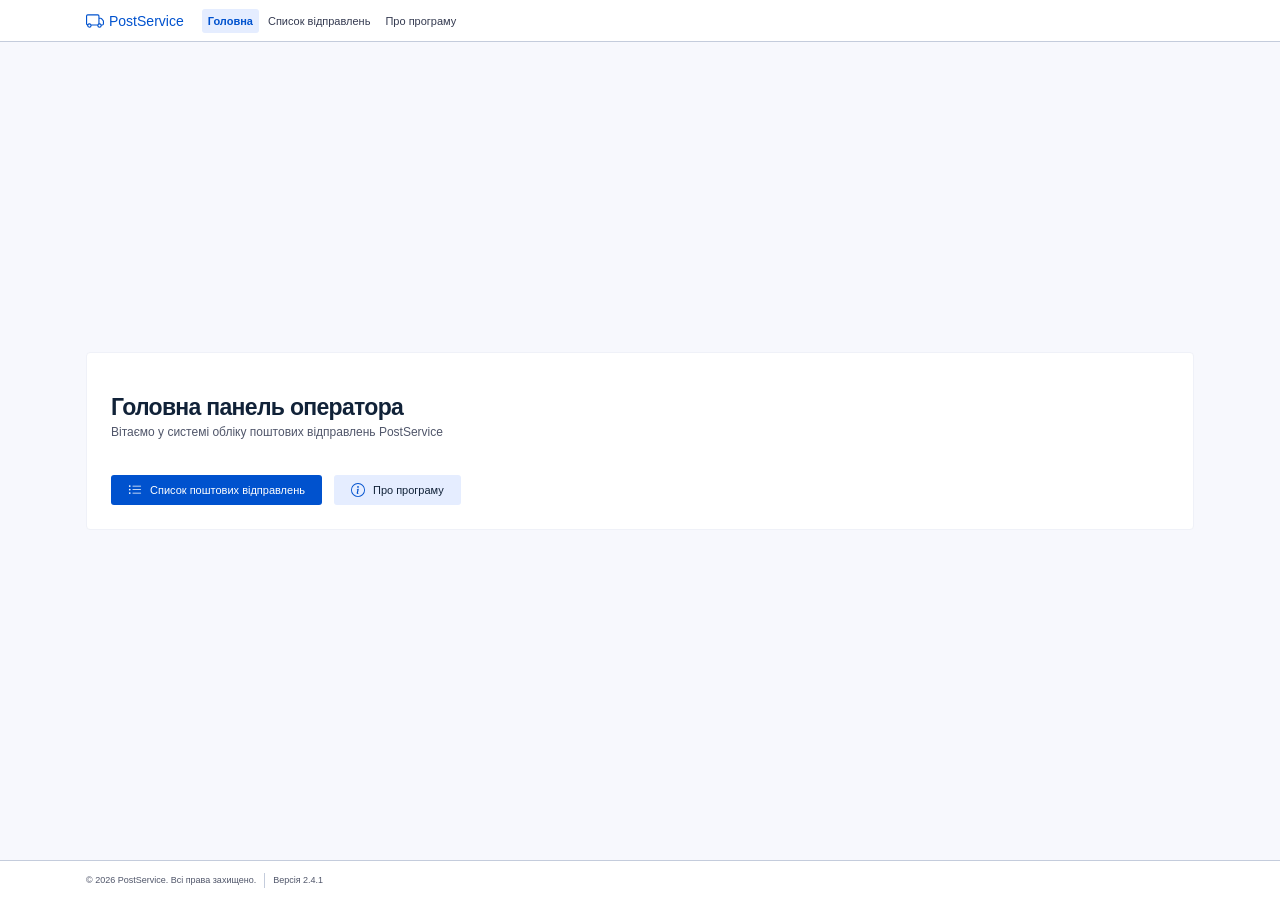
<file: PostService.Web/index.html>
<!doctype html>
<html lang="uk">
    <head>
        <meta charset="UTF-8" />
        <meta name="viewport" content="width=device-width, initial-scale=1" />
        <meta name="theme-color" content="#3459dc" />
        <title>Головна — PostService</title>
        <link rel="stylesheet" href="style.css" />
        <link rel="stylesheet" href="desktop.css" />
    </head>
    <body class="">
        <header class="site-header">
            <a class="brand" href="index.html">
                <img class="desktop-brand-icon" src="icons/truck.svg" alt="" />
                <svg
                    class="icon"
                    viewBox="0 0 24 24"
                    fill="none"
                    stroke="currentColor"
                    stroke-width="1.7"
                    stroke-linecap="round"
                    stroke-linejoin="round"
                    aria-hidden="true"
                >
                    <path d="m3 7 9-5 9 5v10l-9 5-9-5Z" />
                    <path d="m3 7 9 5 9-5M12 12v10M7.5 4.5l9 5" />
                </svg>
                <span>PostService</span>
            </a>
            <nav class="desktop-nav" aria-label="Основна навігація">
                <a href="index.html" aria-current="page">
                    <svg
                        class="icon"
                        viewBox="0 0 24 24"
                        fill="none"
                        stroke="currentColor"
                        stroke-width="1.7"
                        stroke-linecap="round"
                        stroke-linejoin="round"
                        aria-hidden="true"
                    >
                        <path d="m3 10 9-7 9 7v11H3Z" />
                        <path d="M9 21v-8h6v8" />
                    </svg>
                    <span>Головна</span>
                </a>
                <a href="postings.html">
                    <svg
                        class="icon"
                        viewBox="0 0 24 24"
                        fill="none"
                        stroke="currentColor"
                        stroke-width="1.7"
                        stroke-linecap="round"
                        stroke-linejoin="round"
                        aria-hidden="true"
                    >
                        <rect x="4" y="3" width="16" height="18" rx="2" />
                        <path d="M8 8h8M8 12h8M8 16h5" />
                    </svg>
                    <span>Список відправлень</span>
                </a>
                <a href="about.html">
                    <svg
                        class="icon"
                        viewBox="0 0 24 24"
                        fill="none"
                        stroke="currentColor"
                        stroke-width="1.7"
                        stroke-linecap="round"
                        stroke-linejoin="round"
                        aria-hidden="true"
                    >
                        <circle cx="12" cy="12" r="9" />
                        <path d="M12 11v6M12 7h.01" />
                    </svg>
                    <span>Про програму</span>
                </a>
            </nav>
        </header>
        <main class="page home-page">
            <div class="page-heading"><h1>Головна сторінка</h1></div>
            <section class="welcome">
                <div class="welcome-icon">
                    <svg
                        class="icon"
                        viewBox="0 0 24 24"
                        fill="none"
                        stroke="currentColor"
                        stroke-width="1.7"
                        stroke-linecap="round"
                        stroke-linejoin="round"
                        aria-hidden="true"
                    >
                        <path d="m3 7 9-5 9 5v10l-9 5-9-5Z" />
                        <path d="m3 7 9 5 9-5M12 12v10M7.5 4.5l9 5" />
                    </svg>
                </div>
                <h2>PostService</h2>
                <p>Керування поштовими відправленнями</p>
                <a class="btn btn-primary" href="edit.html">
                    <svg
                        class="icon"
                        viewBox="0 0 24 24"
                        fill="none"
                        stroke="currentColor"
                        stroke-width="1.7"
                        stroke-linecap="round"
                        stroke-linejoin="round"
                        aria-hidden="true"
                    >
                        <path d="M12 5v14M5 12h14" />
                    </svg>
                    Нове відправлення
                </a>
            </section>
            <div class="home-grid">
                <a class="home-card" href="postings.html">
                    <span class="tile-icon">
                        <svg
                            class="icon"
                            viewBox="0 0 24 24"
                            fill="none"
                            stroke="currentColor"
                            stroke-width="1.7"
                            stroke-linecap="round"
                            stroke-linejoin="round"
                            aria-hidden="true"
                        >
                            <rect x="4" y="3" width="16" height="18" rx="2" />
                            <path d="M8 8h8M8 12h8M8 16h5" />
                        </svg>
                    </span>
                    <h2>Список відправлень</h2>
                    <p>Перегляд та керування відправленнями</p>
                </a>
                <a class="home-card" href="about.html">
                    <span class="tile-icon">
                        <svg
                            class="icon"
                            viewBox="0 0 24 24"
                            fill="none"
                            stroke="currentColor"
                            stroke-width="1.7"
                            stroke-linecap="round"
                            stroke-linejoin="round"
                            aria-hidden="true"
                        >
                            <circle cx="12" cy="12" r="9" />
                            <path d="M12 11v6M12 7h.01" />
                        </svg>
                    </span>
                    <h2>Про сервіс</h2>
                    <p>Довідка та інструкція</p>
                </a>
            </div>
            <section class="desktop-only operator-panel">
                <h1>Головна панель оператора</h1>
                <p>Вітаємо у системі обліку поштових відправлень PostService</p>
                <div class="operator-actions">
                    <a class="btn btn-primary" href="postings.html">
                        <img class="reference-icon" src="icons/list-ul.svg" alt="" />
                        Список поштових відправлень
                    </a>
                    <a class="btn btn-secondary" href="about.html">
                        <img class="reference-icon" src="icons/info-circle.svg" alt="" />
                        Про програму
                    </a>
                </div>
            </section>
        </main>
        <footer class="site-footer">
            <span>© 2026 PostService. Всі права захищено.</span>
            <span>Версія 2.4.1</span>
        </footer>
        <nav class="mobile-nav" aria-label="Мобільна навігація">
            <a href="index.html" aria-current="page">
                <svg
                    class="icon"
                    viewBox="0 0 24 24"
                    fill="none"
                    stroke="currentColor"
                    stroke-width="1.7"
                    stroke-linecap="round"
                    stroke-linejoin="round"
                    aria-hidden="true"
                >
                    <path d="m3 10 9-7 9 7v11H3Z" />
                    <path d="M9 21v-8h6v8" />
                </svg>
                <span>Головна</span>
            </a>
            <a href="postings.html">
                <svg
                    class="icon"
                    viewBox="0 0 24 24"
                    fill="none"
                    stroke="currentColor"
                    stroke-width="1.7"
                    stroke-linecap="round"
                    stroke-linejoin="round"
                    aria-hidden="true"
                >
                    <rect x="4" y="3" width="16" height="18" rx="2" />
                    <path d="M8 8h8M8 12h8M8 16h5" />
                </svg>
                <span>Список відправлень</span>
            </a>
            <a href="about.html">
                <svg
                    class="icon"
                    viewBox="0 0 24 24"
                    fill="none"
                    stroke="currentColor"
                    stroke-width="1.7"
                    stroke-linecap="round"
                    stroke-linejoin="round"
                    aria-hidden="true"
                >
                    <circle cx="12" cy="12" r="9" />
                    <path d="M12 11v6M12 7h.01" />
                </svg>
                <span>Про програму</span>
            </a>
        </nav>
    </body>
</html>
</file>
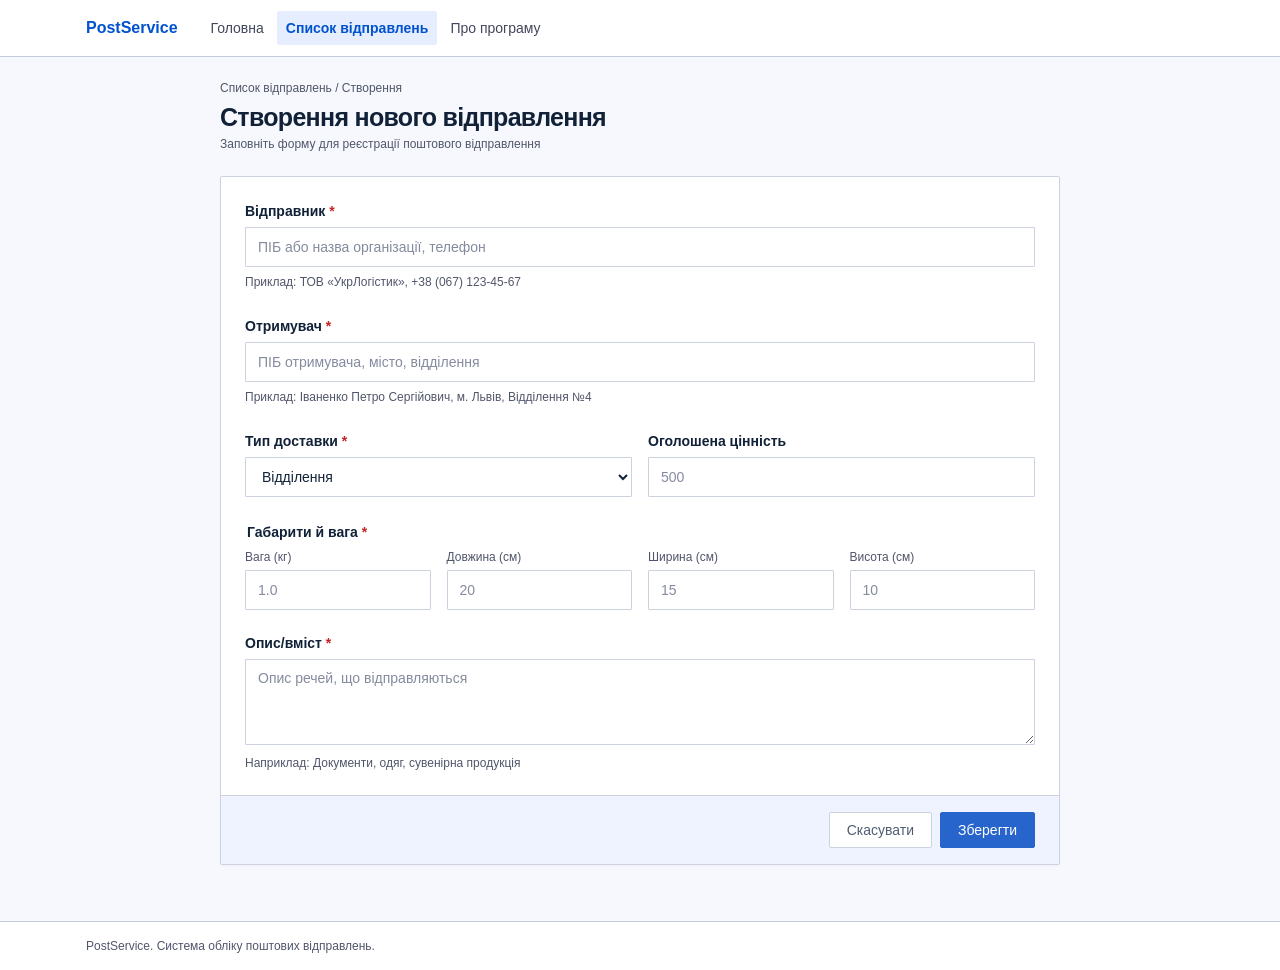
<file: пр26-27/index.html>
<!doctype html>
<html lang="uk">
    <head>
        <meta charset="UTF-8" />
        <meta name="viewport" content="width=device-width, initial-scale=1" />
        <title>Нове відправлення — PostService</title>
        <link rel="stylesheet" href="style.css" />
    </head>
    <body>
        <header class="site-header">
            <div class="header-inner">
                <a class="brand" href="postings.html">PostService</a>
                <nav aria-label="Основна навігація">
                    <a href="postings.html">Головна</a>
                    <a class="active" href="postings.html">Список відправлень</a>
                    <a href="#about">Про програму</a>
                </nav>
            </div>
        </header>
        <main>
            <p class="breadcrumb">
                <a href="postings.html">Список відправлень</a>
                /
                <span id="breadcrumbMode">Створення</span>
            </p>
            <h1 id="pageTitle">Створення нового відправлення</h1>
            <p class="intro">Заповніть форму для реєстрації поштового відправлення</p>
            <p id="formStatus" role="alert"></p>
            <form id="postingForm" novalidate>
                <div class="form-body">
                    <div class="form-group">
                        <label for="from">
                            Відправник
                            <span class="required">*</span>
                        </label>
                        <input
                            id="from"
                            name="from"
                            type="text"
                            placeholder="ПІБ або назва організації, телефон"
                            required
                            aria-describedby="from-error"
                        />
                        <div class="error-msg" id="from-error"></div>
                        <p class="hint">Приклад: ТОВ «УкрЛогістик», +38 (067) 123-45-67</p>
                    </div>
                    <div class="form-group">
                        <label for="to">
                            Отримувач
                            <span class="required">*</span>
                        </label>
                        <input
                            id="to"
                            name="to"
                            type="text"
                            placeholder="ПІБ отримувача, місто, відділення"
                            required
                            aria-describedby="to-error"
                        />
                        <div class="error-msg" id="to-error"></div>
                        <p class="hint">
                            Приклад: Іваненко Петро Сергійович, м. Львів, Відділення №4
                        </p>
                    </div>
                    <div class="two-columns">
                        <div class="form-group">
                            <label for="deliveryType">
                                Тип доставки
                                <span class="required">*</span>
                            </label>
                            <select
                                id="deliveryType"
                                name="deliveryType"
                                required
                                aria-describedby="deliveryType-error"
                            >
                                <option value="0">Відділення</option>
                                <option value="1">Кур’єр</option>
                                <option value="2">Експрес-кур’єр</option>
                            </select>
                            <div class="error-msg" id="deliveryType-error"></div>
                        </div>
                        <div class="form-group">
                            <label for="declaredValue">Оголошена цінність</label>
                            <input
                                id="declaredValue"
                                name="value"
                                type="number"
                                placeholder="500"
                                min="0"
                                step="0.01"
                                aria-describedby="declaredValue-error"
                            />
                            <div class="error-msg" id="declaredValue-error"></div>
                        </div>
                    </div>
                    <fieldset>
                        <legend>
                            Габарити й вага
                            <span class="required">*</span>
                        </legend>
                        <div class="dimensions">
                            <div class="form-group">
                                <label for="weight">Вага (кг)</label>
                                <input
                                    id="weight"
                                    name="weight"
                                    type="number"
                                    placeholder="1.0"
                                    required
                                    min="0.1"
                                    step="0.1"
                                    aria-describedby="weight-error"
                                />
                                <div class="error-msg" id="weight-error"></div>
                            </div>
                            <div class="form-group">
                                <label for="length">Довжина (см)</label>
                                <input
                                    id="length"
                                    name="depth"
                                    type="number"
                                    placeholder="20"
                                    required
                                    min="1"
                                    step="0.1"
                                    aria-describedby="length-error"
                                />
                                <div class="error-msg" id="length-error"></div>
                            </div>
                            <div class="form-group">
                                <label for="width">Ширина (см)</label>
                                <input
                                    id="width"
                                    name="width"
                                    type="number"
                                    placeholder="15"
                                    required
                                    min="1"
                                    step="0.1"
                                    aria-describedby="width-error"
                                />
                                <div class="error-msg" id="width-error"></div>
                            </div>
                            <div class="form-group">
                                <label for="height">Висота (см)</label>
                                <input
                                    id="height"
                                    name="height"
                                    type="number"
                                    placeholder="10"
                                    required
                                    min="1"
                                    step="0.1"
                                    aria-describedby="height-error"
                                />
                                <div class="error-msg" id="height-error"></div>
                            </div>
                        </div>
                    </fieldset>
                    <div class="form-group description">
                        <label for="content">
                            Опис/вміст
                            <span class="required">*</span>
                        </label>
                        <textarea
                            id="content"
                            name="content"
                            placeholder="Опис речей, що відправляються"
                            required
                            aria-describedby="content-error"
                        ></textarea>
                        <div class="error-msg" id="content-error"></div>
                        <p class="hint">Наприклад: Документи, одяг, сувенірна продукція</p>
                    </div>
                </div>
                <div class="btn-row">
                    <button type="button" id="btnCancel">Скасувати</button>
                    <button type="button" id="btnSave">Зберегти</button>
                </div>
            </form>
        </main>
        <footer id="about"><div>PostService. Система обліку поштових відправлень.</div></footer>
        <script src="script.js"></script>
    </body>
</html>
</file>
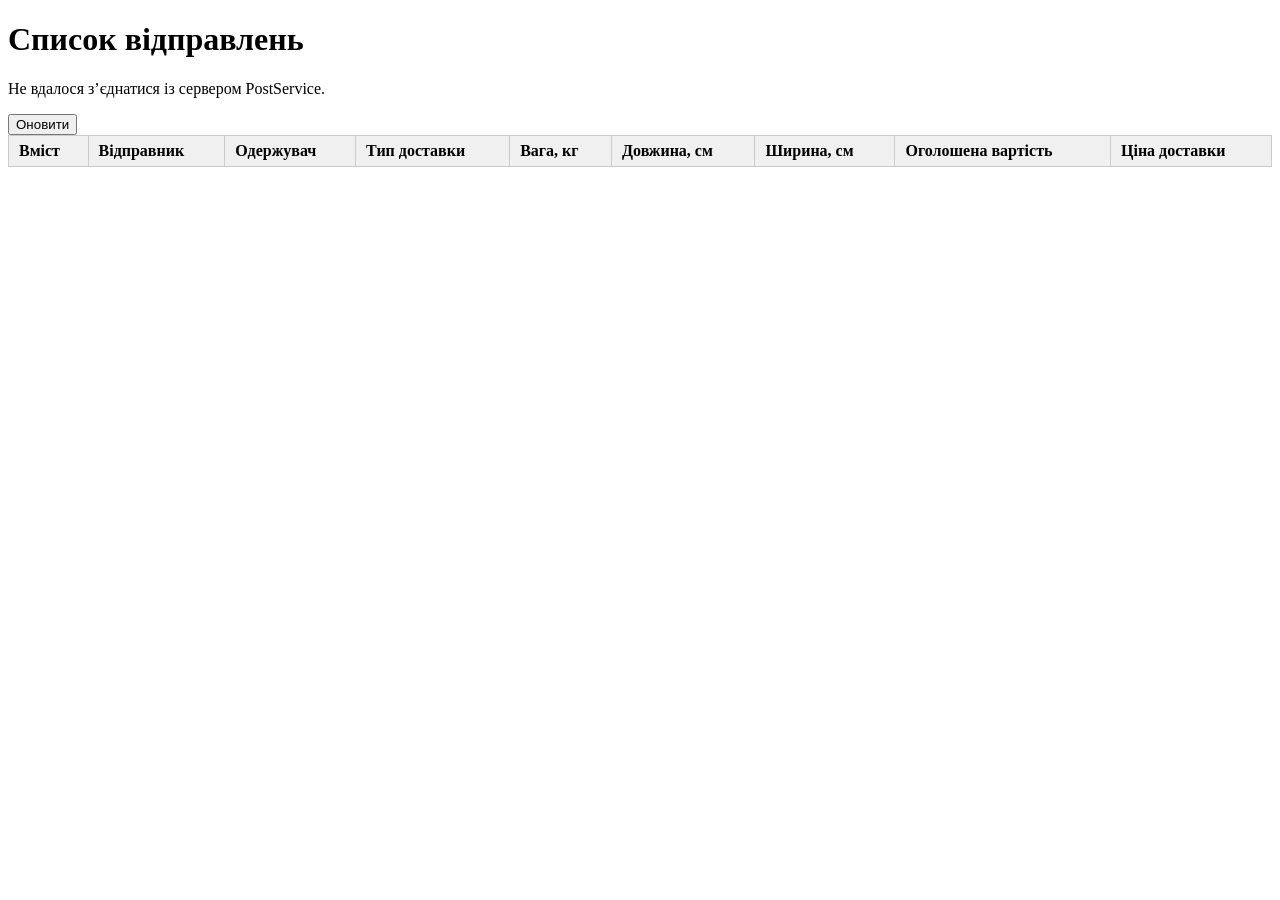
<file: пр26/index.html>
<!DOCTYPE html>
<html lang="uk">
<head>
    <meta charset="UTF-8">
    <title>Поштові відправлення</title>
    <style>
        th, td { border: 1px solid #ccc; padding: 6px 10px; text-align: left; }
        th { background-color: #f0f0f0; }
    </style>
</head>
<body>
    <h1>Список відправлень</h1>
    <p id="status"></p>
    <button onclick="refresh()">Оновити</button>
    <table style="border-collapse: collapse; width: 100%; border: 1px solid #ccc;">
        <thead id="table-header">
            <tr>
                <th x-column="content">Вміст</th>
                <th x-column="from">Відправник</th>
                <th x-column="to">Одержувач</th>
                <th x-column="deliveryType">Тип доставки</th>
                <th x-column="weight">Вага, кг</th>
                <th x-column="depth">Довжина, см</th>
                <th x-column="width">Ширина, см</th>
                <th x-column="value">Оголошена вартість</th>
                <th x-column="price">Ціна доставки</th>
            </tr>
        </thead>
        <tbody id="postings"></tbody>
    </table>
    <script src="script.js"></script>
</body>
</html>
</file>
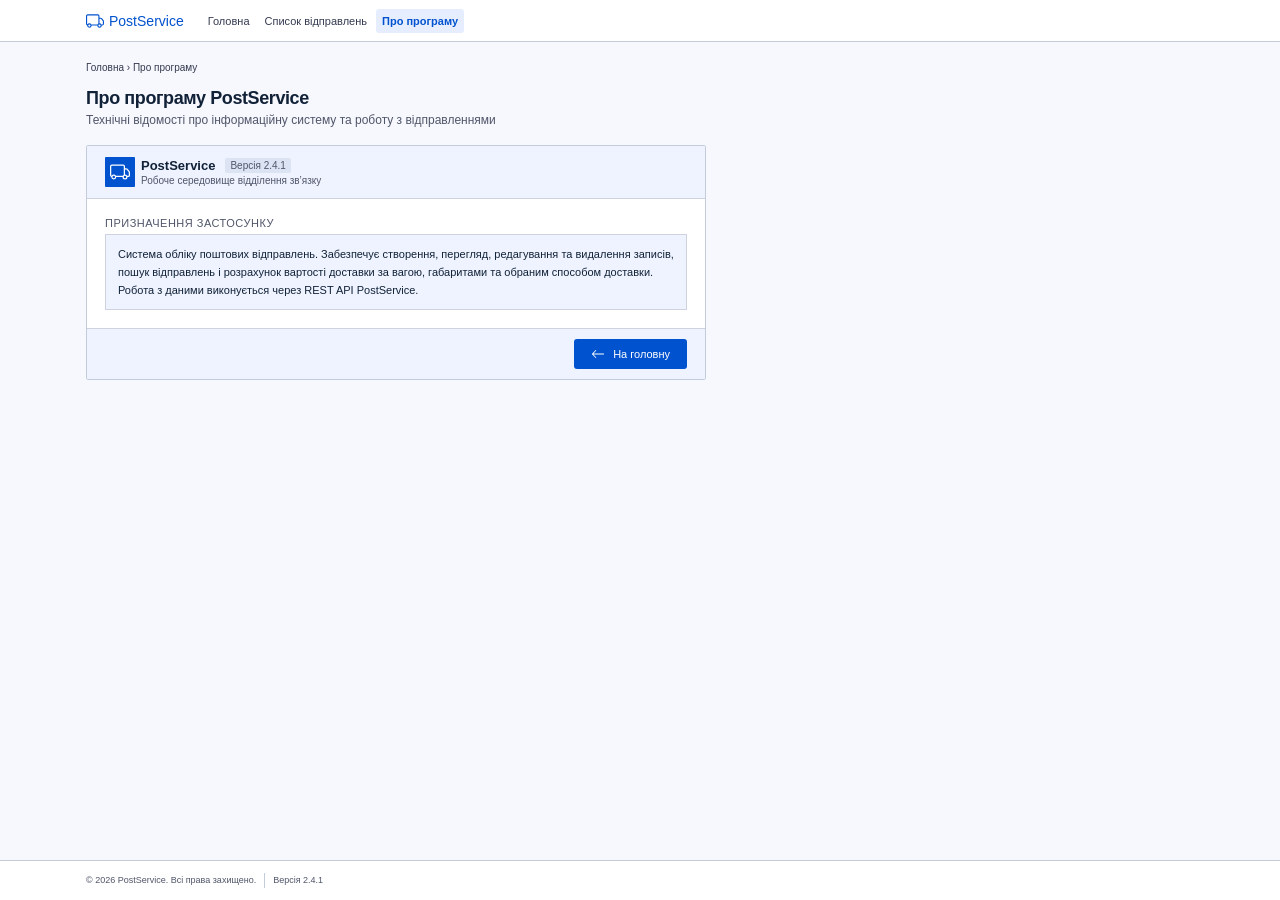
<file: PostService.Web/about.html>
<!doctype html>
<html lang="uk">
    <head>
        <meta charset="UTF-8" />
        <meta name="viewport" content="width=device-width, initial-scale=1" />
        <meta name="theme-color" content="#3459dc" />
        <title>Про програму — PostService</title>
        <link rel="stylesheet" href="style.css" />
        <link rel="stylesheet" href="desktop.css" />
    </head>
    <body class="">
        <header class="site-header">
            <a class="brand" href="index.html">
                <img class="desktop-brand-icon" src="icons/truck.svg" alt="" />
                <svg
                    class="icon"
                    viewBox="0 0 24 24"
                    fill="none"
                    stroke="currentColor"
                    stroke-width="1.7"
                    stroke-linecap="round"
                    stroke-linejoin="round"
                    aria-hidden="true"
                >
                    <path d="m3 7 9-5 9 5v10l-9 5-9-5Z" />
                    <path d="m3 7 9 5 9-5M12 12v10M7.5 4.5l9 5" />
                </svg>
                <span>PostService</span>
            </a>
            <nav class="desktop-nav" aria-label="Основна навігація">
                <a href="index.html">
                    <svg
                        class="icon"
                        viewBox="0 0 24 24"
                        fill="none"
                        stroke="currentColor"
                        stroke-width="1.7"
                        stroke-linecap="round"
                        stroke-linejoin="round"
                        aria-hidden="true"
                    >
                        <path d="m3 10 9-7 9 7v11H3Z" />
                        <path d="M9 21v-8h6v8" />
                    </svg>
                    <span>Головна</span>
                </a>
                <a href="postings.html">
                    <svg
                        class="icon"
                        viewBox="0 0 24 24"
                        fill="none"
                        stroke="currentColor"
                        stroke-width="1.7"
                        stroke-linecap="round"
                        stroke-linejoin="round"
                        aria-hidden="true"
                    >
                        <rect x="4" y="3" width="16" height="18" rx="2" />
                        <path d="M8 8h8M8 12h8M8 16h5" />
                    </svg>
                    <span>Список відправлень</span>
                </a>
                <a href="about.html" aria-current="page">
                    <svg
                        class="icon"
                        viewBox="0 0 24 24"
                        fill="none"
                        stroke="currentColor"
                        stroke-width="1.7"
                        stroke-linecap="round"
                        stroke-linejoin="round"
                        aria-hidden="true"
                    >
                        <circle cx="12" cy="12" r="9" />
                        <path d="M12 11v6M12 7h.01" />
                    </svg>
                    <span>Про програму</span>
                </a>
            </nav>
        </header>
        <main class="page about-page">
            <div class="page-heading">
                <h1>
                    <svg
                        class="icon"
                        viewBox="0 0 24 24"
                        fill="none"
                        stroke="currentColor"
                        stroke-width="1.7"
                        stroke-linecap="round"
                        stroke-linejoin="round"
                        aria-hidden="true"
                    >
                        <circle cx="12" cy="12" r="9" />
                        <path d="M12 11v6M12 7h.01" />
                    </svg>
                    Про програму PostService
                </h1>
            </div>
            <section class="panel about-intro">
                <div class="app-emblem">
                    <svg
                        class="icon"
                        viewBox="0 0 24 24"
                        fill="none"
                        stroke="currentColor"
                        stroke-width="1.7"
                        stroke-linecap="round"
                        stroke-linejoin="round"
                        aria-hidden="true"
                    >
                        <path d="m3 7 9-5 9 5v10l-9 5-9-5Z" />
                        <path d="m3 7 9 5 9-5M12 12v10M7.5 4.5l9 5" />
                    </svg>
                </div>
                <h2>PostService</h2>
                <p>Система обліку поштових відправлень</p>
                <span class="version-badge">Версія 2.4.1</span>
            </section>
            <section class="panel about-copy">
                <h2>Головна панель оператора</h2>
                <p>
                    PostService дозволяє переглядати, створювати, редагувати та видаляти поштові
                    відправлення.
                </p>
                <h3>Робота з відправленнями</h3>
                <p>
                    Відкрийте список, щоб знайти відправлення й переглянути його деталі. Для
                    реєстрації відправлення натисніть «Нове відправлення», заповніть форму та
                    збережіть дані.
                </p>
                <a class="btn btn-primary" href="postings.html">
                    <svg
                        class="icon"
                        viewBox="0 0 24 24"
                        fill="none"
                        stroke="currentColor"
                        stroke-width="1.7"
                        stroke-linecap="round"
                        stroke-linejoin="round"
                        aria-hidden="true"
                    >
                        <rect x="4" y="3" width="16" height="18" rx="2" />
                        <path d="M8 8h8M8 12h8M8 16h5" />
                    </svg>
                    Список відправлень
                </a>
            </section>
            <section class="desktop-only desktop-about">
                <p class="desktop-breadcrumb">
                    <a href="index.html">Головна</a>
                    › Про програму
                </p>
                <h1>Про програму PostService</h1>
                <p class="desktop-intro">
                    Технічні відомості про інформаційну систему та роботу з відправленнями
                </p>
                <article class="application-card">
                    <header class="application-heading">
                        <span class="application-icon"><img src="icons/truck.svg" alt="" /></span>
                        <div>
                            <div class="application-title">
                                <strong>PostService</strong>
                                <span class="application-version">Версія 2.4.1</span>
                            </div>
                            <p>Робоче середовище відділення зв’язку</p>
                        </div>
                    </header>
                    <div class="application-description">
                        <h2>Призначення застосунку</h2>
                        <p>
                            Система обліку поштових відправлень. Забезпечує створення, перегляд,
                            редагування та видалення записів, пошук відправлень і розрахунок
                            вартості доставки за вагою, габаритами та обраним способом доставки.
                            Робота з даними виконується через REST API PostService.
                        </p>
                    </div>
                    <footer class="application-actions">
                        <a class="btn btn-primary" href="index.html">
                            <img class="reference-icon" src="icons/arrow-left.svg" alt="" />
                            На головну
                        </a>
                    </footer>
                </article>
            </section>
        </main>
        <footer class="site-footer">
            <span>© 2026 PostService. Всі права захищено.</span>
            <span>Версія 2.4.1</span>
        </footer>
        <nav class="mobile-nav" aria-label="Мобільна навігація">
            <a href="index.html">
                <svg
                    class="icon"
                    viewBox="0 0 24 24"
                    fill="none"
                    stroke="currentColor"
                    stroke-width="1.7"
                    stroke-linecap="round"
                    stroke-linejoin="round"
                    aria-hidden="true"
                >
                    <path d="m3 10 9-7 9 7v11H3Z" />
                    <path d="M9 21v-8h6v8" />
                </svg>
                <span>Головна</span>
            </a>
            <a href="postings.html">
                <svg
                    class="icon"
                    viewBox="0 0 24 24"
                    fill="none"
                    stroke="currentColor"
                    stroke-width="1.7"
                    stroke-linecap="round"
                    stroke-linejoin="round"
                    aria-hidden="true"
                >
                    <rect x="4" y="3" width="16" height="18" rx="2" />
                    <path d="M8 8h8M8 12h8M8 16h5" />
                </svg>
                <span>Список відправлень</span>
            </a>
            <a href="about.html" aria-current="page">
                <svg
                    class="icon"
                    viewBox="0 0 24 24"
                    fill="none"
                    stroke="currentColor"
                    stroke-width="1.7"
                    stroke-linecap="round"
                    stroke-linejoin="round"
                    aria-hidden="true"
                >
                    <circle cx="12" cy="12" r="9" />
                    <path d="M12 11v6M12 7h.01" />
                </svg>
                <span>Про програму</span>
            </a>
        </nav>
    </body>
</html>
</file>
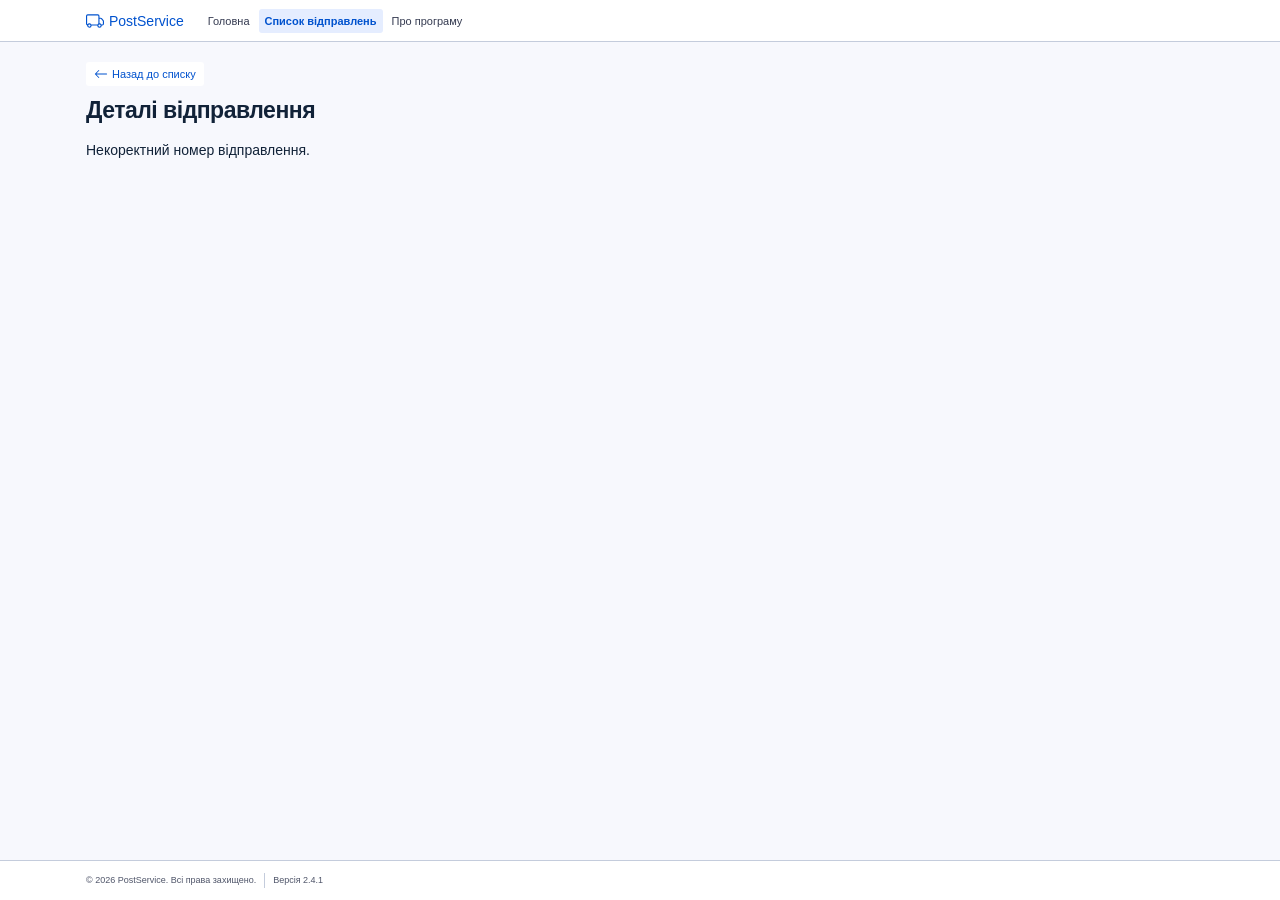
<file: PostService.Web/details.html>
<!doctype html>
<html lang="uk">
    <head>
        <meta charset="UTF-8" />
        <meta name="viewport" content="width=device-width, initial-scale=1" />
        <meta name="theme-color" content="#3459dc" />
        <title>Деталі відправлення — PostService</title>
        <link rel="stylesheet" href="style.css" />
        <link rel="stylesheet" href="desktop.css" />
    </head>
    <body class="">
        <header class="site-header">
            <a class="brand" href="index.html">
                <img class="desktop-brand-icon" src="icons/truck.svg" alt="" />
                <svg
                    class="icon"
                    viewBox="0 0 24 24"
                    fill="none"
                    stroke="currentColor"
                    stroke-width="1.7"
                    stroke-linecap="round"
                    stroke-linejoin="round"
                    aria-hidden="true"
                >
                    <path d="m3 7 9-5 9 5v10l-9 5-9-5Z" />
                    <path d="m3 7 9 5 9-5M12 12v10M7.5 4.5l9 5" />
                </svg>
                <span>PostService</span>
            </a>
            <nav class="desktop-nav" aria-label="Основна навігація">
                <a href="index.html">
                    <svg
                        class="icon"
                        viewBox="0 0 24 24"
                        fill="none"
                        stroke="currentColor"
                        stroke-width="1.7"
                        stroke-linecap="round"
                        stroke-linejoin="round"
                        aria-hidden="true"
                    >
                        <path d="m3 10 9-7 9 7v11H3Z" />
                        <path d="M9 21v-8h6v8" />
                    </svg>
                    <span>Головна</span>
                </a>
                <a href="postings.html" aria-current="page">
                    <svg
                        class="icon"
                        viewBox="0 0 24 24"
                        fill="none"
                        stroke="currentColor"
                        stroke-width="1.7"
                        stroke-linecap="round"
                        stroke-linejoin="round"
                        aria-hidden="true"
                    >
                        <rect x="4" y="3" width="16" height="18" rx="2" />
                        <path d="M8 8h8M8 12h8M8 16h5" />
                    </svg>
                    <span>Список відправлень</span>
                </a>
                <a href="about.html">
                    <svg
                        class="icon"
                        viewBox="0 0 24 24"
                        fill="none"
                        stroke="currentColor"
                        stroke-width="1.7"
                        stroke-linecap="round"
                        stroke-linejoin="round"
                        aria-hidden="true"
                    >
                        <circle cx="12" cy="12" r="9" />
                        <path d="M12 11v6M12 7h.01" />
                    </svg>
                    <span>Про програму</span>
                </a>
            </nav>
        </header>
        <main class="page details-page">
            <a class="details-back" href="postings.html">
                <img class="reference-icon" src="icons/arrow-left.svg" alt="" />
                Назад до списку
            </a>
            <h1 id="detailsTitle">Деталі відправлення</h1>
            <p id="detailsStatus" role="status">Завантаження…</p>
            <div id="detailsContent" hidden>
                <div class="party-grid">
                    <section class="party-card">
                        <h2>
                            <img class="reference-icon" src="icons/person.svg" alt="" />
                            Відправник
                        </h2>
                        <span class="detail-label">Дані відправника</span>
                        <strong id="senderName"></strong>
                        <div class="detail-note">
                            <span>Номер відправлення</span>
                            <strong id="postingNumber"></strong>
                        </div>
                    </section>
                    <section class="party-card">
                        <h2>
                            <img class="reference-icon" src="icons/geo-alt.svg" alt="" />
                            Отримувач
                        </h2>
                        <span class="detail-label">Дані отримувача</span>
                        <strong id="recipientName"></strong>
                        <div class="detail-note recipient-note">
                            <span>Тип доставки</span>
                            <strong id="deliverySummary"></strong>
                        </div>
                    </section>
                </div>
                <section class="parcel-card">
                    <h2>
                        <img class="reference-icon" src="icons/box-seam.svg" alt="" />
                        Параметри вантажу та оплата
                    </h2>
                    <dl class="parcel-properties">
                        <div>
                            <dt>Опис / Вміст</dt>
                            <dd id="parcelContent"></dd>
                        </div>
                        <div>
                            <dt>Тип доставки</dt>
                            <dd id="parcelDelivery"></dd>
                        </div>
                        <div>
                            <dt>Фактична вага та габарити</dt>
                            <dd id="parcelDimensions"></dd>
                        </div>
                        <div>
                            <dt>Оголошена цінність</dt>
                            <dd id="parcelValue"></dd>
                        </div>
                    </dl>
                    <div class="delivery-total">
                        <span>Вартість послуг доставки</span>
                        <strong id="parcelPrice"></strong>
                    </div>
                </section>
            </div>
        </main>
        <div id="confirmModal" class="modal-overlay" hidden>
            <section
                class="modal"
                role="dialog"
                aria-modal="true"
                aria-labelledby="confirmTitle"
                aria-describedby="confirmText"
            >
                <div class="modal-heading">
                    <h2 id="confirmTitle">
                        <svg
                            class="icon"
                            viewBox="0 0 24 24"
                            fill="none"
                            stroke="currentColor"
                            stroke-width="1.7"
                            stroke-linecap="round"
                            stroke-linejoin="round"
                            aria-hidden="true"
                        >
                            <path d="m12 2 10 19H2ZM12 8v6M12 17h.01" />
                        </svg>
                        Підтвердження видалення
                    </h2>
                    <button id="confirmClose" class="icon-button" aria-label="Закрити">
                        <svg
                            class="icon"
                            viewBox="0 0 24 24"
                            fill="none"
                            stroke="currentColor"
                            stroke-width="1.7"
                            stroke-linecap="round"
                            stroke-linejoin="round"
                            aria-hidden="true"
                        >
                            <path d="m6 6 12 12M6 18 18 6" />
                        </svg>
                    </button>
                </div>
                <p id="confirmText"></p>
                <div class="delete-record">
                    <span class="eyebrow">КАРТКА ОБ’ЄКТА ДО ВИЛУЧЕННЯ</span>
                    <div class="delete-record-grid">
                        <div>
                            <span class="muted">Отримувач</span>
                            <strong id="deleteRecipient"></strong>
                        </div>
                        <div>
                            <span class="muted">Вміст</span>
                            <strong id="deleteContent"></strong>
                        </div>
                    </div>
                </div>
                <p class="modal-note">
                    Запис буде вилучено зі списку поштових відправлень. Дія є незворотною.
                </p>
                <div class="modal-buttons">
                    <button id="confirmNo" class="btn btn-outline">Скасувати</button>
                    <button id="confirmYes" class="btn btn-danger">
                        <svg
                            class="icon"
                            viewBox="0 0 24 24"
                            fill="none"
                            stroke="currentColor"
                            stroke-width="1.7"
                            stroke-linecap="round"
                            stroke-linejoin="round"
                            aria-hidden="true"
                        >
                            <path d="M3 6h18M9 6V3h6v3M5 6l1 15h12l1-15M10 10v7M14 10v7" />
                        </svg>
                        Видалити
                    </button>
                </div>
            </section>
        </div>
        <footer class="site-footer">
            <span>© 2026 PostService. Всі права захищено.</span>
            <span>Версія 2.4.1</span>
        </footer>
        <nav class="mobile-nav" aria-label="Мобільна навігація">
            <a href="index.html">
                <svg
                    class="icon"
                    viewBox="0 0 24 24"
                    fill="none"
                    stroke="currentColor"
                    stroke-width="1.7"
                    stroke-linecap="round"
                    stroke-linejoin="round"
                    aria-hidden="true"
                >
                    <path d="m3 10 9-7 9 7v11H3Z" />
                    <path d="M9 21v-8h6v8" />
                </svg>
                <span>Головна</span>
            </a>
            <a href="postings.html" aria-current="page">
                <svg
                    class="icon"
                    viewBox="0 0 24 24"
                    fill="none"
                    stroke="currentColor"
                    stroke-width="1.7"
                    stroke-linecap="round"
                    stroke-linejoin="round"
                    aria-hidden="true"
                >
                    <rect x="4" y="3" width="16" height="18" rx="2" />
                    <path d="M8 8h8M8 12h8M8 16h5" />
                </svg>
                <span>Список відправлень</span>
            </a>
            <a href="about.html">
                <svg
                    class="icon"
                    viewBox="0 0 24 24"
                    fill="none"
                    stroke="currentColor"
                    stroke-width="1.7"
                    stroke-linecap="round"
                    stroke-linejoin="round"
                    aria-hidden="true"
                >
                    <circle cx="12" cy="12" r="9" />
                    <path d="M12 11v6M12 7h.01" />
                </svg>
                <span>Про програму</span>
            </a>
        </nav>
        <div id="toast" class="toast" role="status" hidden></div>

        <script src="scripts/services/posting-service.js"></script>
        <script src="scripts/pages/posting-details-page.js"></script>
    </body>
</html>
</file>
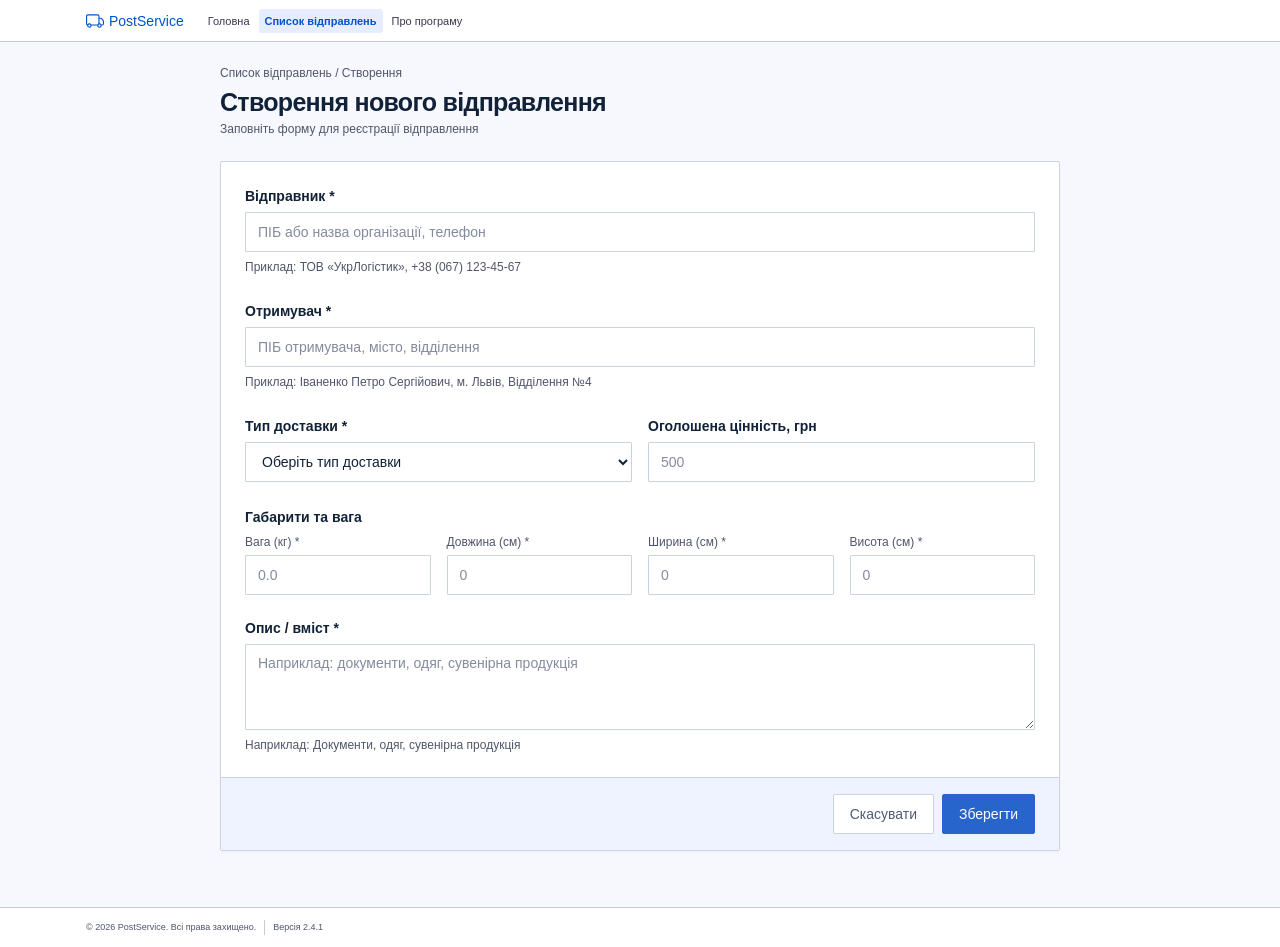
<file: PostService.Web/edit.html>
<!doctype html>
<html lang="uk">
    <head>
        <meta charset="UTF-8" />
        <meta name="viewport" content="width=device-width, initial-scale=1" />
        <meta name="theme-color" content="#3459dc" />
        <title>Нове відправлення — PostService</title>
        <link rel="stylesheet" href="style.css" />
        <link rel="stylesheet" href="desktop.css" />
        <link rel="stylesheet" href="edit.css" />
    </head>
    <body class="">
        <header class="site-header">
            <a class="brand" href="index.html">
                <img class="desktop-brand-icon" src="icons/truck.svg" alt="" />
                <svg
                    class="icon"
                    viewBox="0 0 24 24"
                    fill="none"
                    stroke="currentColor"
                    stroke-width="1.7"
                    stroke-linecap="round"
                    stroke-linejoin="round"
                    aria-hidden="true"
                >
                    <path d="m3 7 9-5 9 5v10l-9 5-9-5Z" />
                    <path d="m3 7 9 5 9-5M12 12v10M7.5 4.5l9 5" />
                </svg>
                <span>PostService</span>
            </a>
            <nav class="desktop-nav" aria-label="Основна навігація">
                <a href="index.html">
                    <svg
                        class="icon"
                        viewBox="0 0 24 24"
                        fill="none"
                        stroke="currentColor"
                        stroke-width="1.7"
                        stroke-linecap="round"
                        stroke-linejoin="round"
                        aria-hidden="true"
                    >
                        <path d="m3 10 9-7 9 7v11H3Z" />
                        <path d="M9 21v-8h6v8" />
                    </svg>
                    <span>Головна</span>
                </a>
                <a href="postings.html" aria-current="page">
                    <svg
                        class="icon"
                        viewBox="0 0 24 24"
                        fill="none"
                        stroke="currentColor"
                        stroke-width="1.7"
                        stroke-linecap="round"
                        stroke-linejoin="round"
                        aria-hidden="true"
                    >
                        <rect x="4" y="3" width="16" height="18" rx="2" />
                        <path d="M8 8h8M8 12h8M8 16h5" />
                    </svg>
                    <span>Список відправлень</span>
                </a>
                <a href="about.html">
                    <svg
                        class="icon"
                        viewBox="0 0 24 24"
                        fill="none"
                        stroke="currentColor"
                        stroke-width="1.7"
                        stroke-linecap="round"
                        stroke-linejoin="round"
                        aria-hidden="true"
                    >
                        <circle cx="12" cy="12" r="9" />
                        <path d="M12 11v6M12 7h.01" />
                    </svg>
                    <span>Про програму</span>
                </a>
            </nav>
        </header>
        <main class="page edit-page">
            <a class="back-link" href="postings.html">
                <svg
                    class="icon"
                    viewBox="0 0 24 24"
                    fill="none"
                    stroke="currentColor"
                    stroke-width="1.7"
                    stroke-linecap="round"
                    stroke-linejoin="round"
                    aria-hidden="true"
                >
                    <path d="m10 5-7 7 7 7M3 12h18" />
                </svg>
                Назад до списку
            </a>
            <section class="panel form-panel">
                <div class="form-heading">
                    <span class="breadcrumb">
                        Список відправлень
                        <span>/</span>
                        Створення
                    </span>
                    <h1 id="formTitle">Створення нового відправлення</h1>
                    <p>Заповніть форму для реєстрації відправлення</p>
                </div>
                <p id="formStatus" class="error-msg" role="alert"></p>
                <form id="editForm" novalidate>
                    <div class="form-body">
                        <div class="form-group">
                            <label for="from">Відправник *</label>
                            <input
                                type="text"
                                id="from"
                                name="from"
                                placeholder="ПІБ або назва організації, телефон"
                                aria-describedby="from-error"
                                required
                                minlength="2"
                            />
                            <div class="error-msg" id="from-error"></div>
                            <p class="hint">Приклад: ТОВ «УкрЛогістик», +38 (067) 123-45-67</p>
                        </div>
                        <div class="form-group">
                            <label for="to">Отримувач *</label>
                            <input
                                type="text"
                                id="to"
                                name="to"
                                placeholder="ПІБ отримувача, місто, відділення"
                                aria-describedby="to-error"
                                required
                                minlength="2"
                            />
                            <div class="error-msg" id="to-error"></div>
                            <p class="hint">
                                Приклад: Іваненко Петро Сергійович, м. Львів, Відділення №4
                            </p>
                        </div>
                        <div class="form-grid two">
                            <div class="form-group">
                                <label for="deliveryType">Тип доставки *</label>
                                <select
                                    id="deliveryType"
                                    name="deliveryType"
                                    required
                                    aria-describedby="deliveryType-error"
                                >
                                    <option value="">Оберіть тип доставки</option>
                                    <option value="0">Відділення</option>
                                    <option value="1">Кур’єр</option>
                                    <option value="2">Експрес-кур’єр</option>
                                </select>
                                <div class="error-msg" id="deliveryType-error"></div>
                            </div>
                            <div class="form-group">
                                <label for="value">Оголошена цінність, грн</label>
                                <input
                                    type="number"
                                    id="value"
                                    name="value"
                                    placeholder="500"
                                    aria-describedby="value-error"
                                    min="0"
                                    step="any"
                                />
                                <div class="error-msg" id="value-error"></div>
                            </div>
                        </div>
                        <fieldset class="dimensions">
                            <legend>Габарити та вага</legend>
                            <div class="form-grid four">
                                <div class="form-group">
                                    <label for="weight">Вага (кг) *</label>
                                    <input
                                        type="number"
                                        id="weight"
                                        name="weight"
                                        placeholder="0.0"
                                        aria-describedby="weight-error"
                                        required
                                        min="0.1"
                                        step="0.1"
                                    />
                                    <div class="error-msg" id="weight-error"></div>
                                </div>
                                <div class="form-group">
                                    <label for="depth">Довжина (см) *</label>
                                    <input
                                        type="number"
                                        id="depth"
                                        name="depth"
                                        placeholder="0"
                                        aria-describedby="depth-error"
                                        required
                                        min="0"
                                        step="1"
                                    />
                                    <div class="error-msg" id="depth-error"></div>
                                </div>
                                <div class="form-group">
                                    <label for="width">Ширина (см) *</label>
                                    <input
                                        type="number"
                                        id="width"
                                        name="width"
                                        placeholder="0"
                                        aria-describedby="width-error"
                                        required
                                        min="0"
                                        step="1"
                                    />
                                    <div class="error-msg" id="width-error"></div>
                                </div>
                                <div class="form-group">
                                    <label for="height">Висота (см) *</label>
                                    <input
                                        type="number"
                                        id="height"
                                        name="height"
                                        placeholder="0"
                                        aria-describedby="height-error"
                                        required
                                        min="0"
                                        step="1"
                                    />
                                    <div class="error-msg" id="height-error"></div>
                                </div>
                            </div>
                        </fieldset>
                        <div class="form-group">
                            <label for="content">Опис / вміст *</label>
                            <textarea
                                id="content"
                                name="content"
                                placeholder="Наприклад: документи, одяг, сувенірна продукція"
                                aria-describedby="content-error"
                                required
                            ></textarea>
                            <div class="error-msg" id="content-error"></div>
                            <p class="hint">Наприклад: Документи, одяг, сувенірна продукція</p>
                        </div>
                    </div>
                    <div class="btn-row">
                        <button type="button" id="btnCancel" class="btn btn-outline">
                            Скасувати
                        </button>
                        <button type="submit" id="btnSave" class="btn btn-primary">
                            <svg
                                class="icon"
                                viewBox="0 0 24 24"
                                fill="none"
                                stroke="currentColor"
                                stroke-width="1.7"
                                stroke-linecap="round"
                                stroke-linejoin="round"
                                aria-hidden="true"
                            >
                                <path d="m5 12 4 4L20 5" />
                            </svg>
                            <span class="desktop-save-label">Зберегти</span>
                            <span class="mobile-save-label">Зберегти відправлення</span>
                        </button>
                    </div>
                </form>
            </section>
        </main>
        <footer class="site-footer">
            <span>© 2026 PostService. Всі права захищено.</span>
            <span>Версія 2.4.1</span>
        </footer>
        <nav class="mobile-nav" aria-label="Мобільна навігація">
            <a href="index.html">
                <svg
                    class="icon"
                    viewBox="0 0 24 24"
                    fill="none"
                    stroke="currentColor"
                    stroke-width="1.7"
                    stroke-linecap="round"
                    stroke-linejoin="round"
                    aria-hidden="true"
                >
                    <path d="m3 10 9-7 9 7v11H3Z" />
                    <path d="M9 21v-8h6v8" />
                </svg>
                <span>Головна</span>
            </a>
            <a href="postings.html" aria-current="page">
                <svg
                    class="icon"
                    viewBox="0 0 24 24"
                    fill="none"
                    stroke="currentColor"
                    stroke-width="1.7"
                    stroke-linecap="round"
                    stroke-linejoin="round"
                    aria-hidden="true"
                >
                    <rect x="4" y="3" width="16" height="18" rx="2" />
                    <path d="M8 8h8M8 12h8M8 16h5" />
                </svg>
                <span>Список відправлень</span>
            </a>
            <a href="about.html">
                <svg
                    class="icon"
                    viewBox="0 0 24 24"
                    fill="none"
                    stroke="currentColor"
                    stroke-width="1.7"
                    stroke-linecap="round"
                    stroke-linejoin="round"
                    aria-hidden="true"
                >
                    <circle cx="12" cy="12" r="9" />
                    <path d="M12 11v6M12 7h.01" />
                </svg>
                <span>Про програму</span>
            </a>
        </nav>
        <div id="toast" class="toast" role="status" hidden></div>
        <script src="scripts/components/toast.js"></script>
        <script src="scripts/services/posting-service.js"></script>
        <script src="scripts/pages/posting-edit-page.js"></script>
    </body>
</html>
</file>
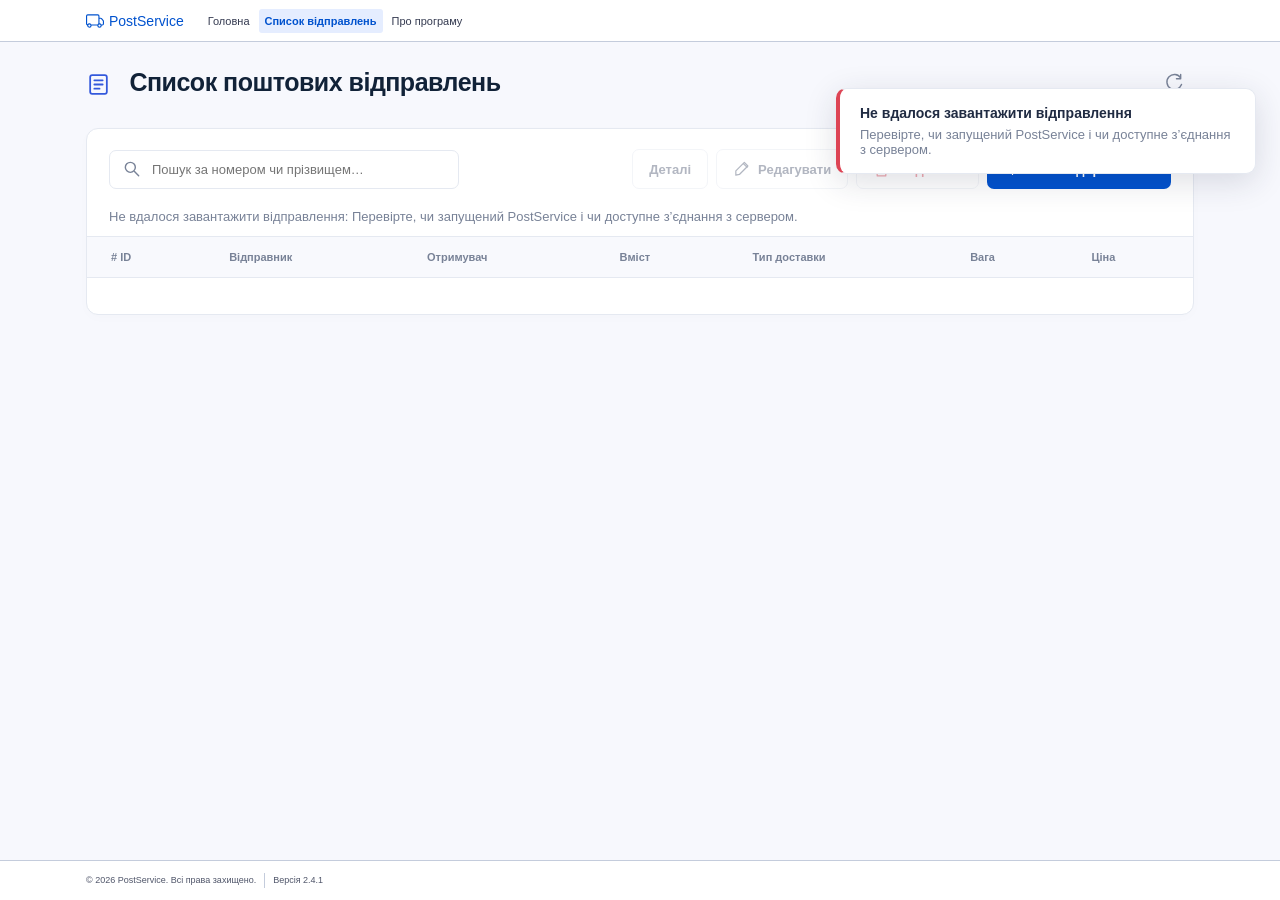
<file: PostService.Web/postings.html>
<!doctype html>
<html lang="uk">
    <head>
        <meta charset="UTF-8" />
        <meta name="viewport" content="width=device-width, initial-scale=1" />
        <meta name="theme-color" content="#3459dc" />
        <title>Список відправлень — PostService</title>
        <link rel="stylesheet" href="style.css" />
        <link rel="stylesheet" href="desktop.css" />
    </head>
    <body class="">
        <header class="site-header">
            <a class="brand" href="index.html">
                <img class="desktop-brand-icon" src="icons/truck.svg" alt="" />
                <svg
                    class="icon"
                    viewBox="0 0 24 24"
                    fill="none"
                    stroke="currentColor"
                    stroke-width="1.7"
                    stroke-linecap="round"
                    stroke-linejoin="round"
                    aria-hidden="true"
                >
                    <path d="m3 7 9-5 9 5v10l-9 5-9-5Z" />
                    <path d="m3 7 9 5 9-5M12 12v10M7.5 4.5l9 5" />
                </svg>
                <span>PostService</span>
            </a>
            <nav class="desktop-nav" aria-label="Основна навігація">
                <a href="index.html">
                    <svg
                        class="icon"
                        viewBox="0 0 24 24"
                        fill="none"
                        stroke="currentColor"
                        stroke-width="1.7"
                        stroke-linecap="round"
                        stroke-linejoin="round"
                        aria-hidden="true"
                    >
                        <path d="m3 10 9-7 9 7v11H3Z" />
                        <path d="M9 21v-8h6v8" />
                    </svg>
                    <span>Головна</span>
                </a>
                <a href="postings.html" aria-current="page">
                    <svg
                        class="icon"
                        viewBox="0 0 24 24"
                        fill="none"
                        stroke="currentColor"
                        stroke-width="1.7"
                        stroke-linecap="round"
                        stroke-linejoin="round"
                        aria-hidden="true"
                    >
                        <rect x="4" y="3" width="16" height="18" rx="2" />
                        <path d="M8 8h8M8 12h8M8 16h5" />
                    </svg>
                    <span>Список відправлень</span>
                </a>
                <a href="about.html">
                    <svg
                        class="icon"
                        viewBox="0 0 24 24"
                        fill="none"
                        stroke="currentColor"
                        stroke-width="1.7"
                        stroke-linecap="round"
                        stroke-linejoin="round"
                        aria-hidden="true"
                    >
                        <circle cx="12" cy="12" r="9" />
                        <path d="M12 11v6M12 7h.01" />
                    </svg>
                    <span>Про програму</span>
                </a>
            </nav>
        </header>
        <main class="page list-page">
            <div class="page-heading">
                <h1>
                    <svg
                        class="icon"
                        viewBox="0 0 24 24"
                        fill="none"
                        stroke="currentColor"
                        stroke-width="1.7"
                        stroke-linecap="round"
                        stroke-linejoin="round"
                        aria-hidden="true"
                    >
                        <rect x="4" y="3" width="16" height="18" rx="2" />
                        <path d="M8 8h8M8 12h8M8 16h5" />
                    </svg>
                    Список поштових відправлень
                </h1>
                <button
                    id="btnReload"
                    class="icon-button"
                    title="Оновити список"
                    aria-label="Оновити список"
                >
                    <svg
                        class="icon"
                        viewBox="0 0 24 24"
                        fill="none"
                        stroke="currentColor"
                        stroke-width="1.7"
                        stroke-linecap="round"
                        stroke-linejoin="round"
                        aria-hidden="true"
                    >
                        <path d="M20 7a9 9 0 1 0 1 8M20 3v5h-5" />
                    </svg>
                </button>
            </div>
            <section class="panel list-panel">
                <div class="toolbar">
                    <label class="search-box">
                        <svg
                            class="icon"
                            viewBox="0 0 24 24"
                            fill="none"
                            stroke="currentColor"
                            stroke-width="1.7"
                            stroke-linecap="round"
                            stroke-linejoin="round"
                            aria-hidden="true"
                        >
                            <circle cx="10" cy="10" r="6" />
                            <path d="m15 15 5 5" />
                        </svg>
                        <input
                            id="postingSearch"
                            type="search"
                            placeholder="Пошук за номером чи прізвищем…"
                            aria-label="Пошук відправлення"
                        />
                    </label>
                    <div class="toolbar-actions">
                        <button id="btnDetails" class="btn btn-outline desktop-only" disabled>
                            Деталі
                        </button>
                        <button id="btnEdit" class="btn btn-outline" disabled>
                            <svg
                                class="icon"
                                viewBox="0 0 24 24"
                                fill="none"
                                stroke="currentColor"
                                stroke-width="1.7"
                                stroke-linecap="round"
                                stroke-linejoin="round"
                                aria-hidden="true"
                            >
                                <path d="m15 4 5 5M4 20l5-1L21 7l-5-5L4 14Z" />
                            </svg>
                            Редагувати
                        </button>
                        <button id="btnDelete" class="btn btn-outline btn-danger-outline" disabled>
                            <svg
                                class="icon"
                                viewBox="0 0 24 24"
                                fill="none"
                                stroke="currentColor"
                                stroke-width="1.7"
                                stroke-linecap="round"
                                stroke-linejoin="round"
                                aria-hidden="true"
                            >
                                <path d="M3 6h18M9 6V3h6v3M5 6l1 15h12l1-15M10 10v7M14 10v7" />
                            </svg>
                            Видалити
                        </button>
                        <button id="btnCreate" class="btn btn-primary">
                            <svg
                                class="icon"
                                viewBox="0 0 24 24"
                                fill="none"
                                stroke="currentColor"
                                stroke-width="1.7"
                                stroke-linecap="round"
                                stroke-linejoin="round"
                                aria-hidden="true"
                            >
                                <path d="M12 5v14M5 12h14" />
                            </svg>
                            <span class="desktop-label">Нове відправлення</span>
                            <span class="mobile-label">Нове відправлення</span>
                        </button>
                    </div>
                </div>
                <p id="status" class="status" role="status" aria-live="polite"></p>
                <div class="table-scroll">
                    <table>
                        <thead id="table-header">
                            <tr>
                                <th scope="col" x-column="id"># ID</th>
                                <th scope="col" x-column="from">Відправник</th>
                                <th scope="col" x-column="to">Отримувач</th>
                                <th scope="col" x-column="content">Вміст</th>
                                <th scope="col" x-column="deliveryType">Тип доставки</th>
                                <th scope="col" x-column="weight">Вага</th>
                                <th scope="col" x-column="price">Ціна</th>
                            </tr>
                        </thead>
                        <tbody id="postings"></tbody>
                    </table>
                </div>
                <div id="postingCards" class="posting-cards"></div>
                <div class="list-summary" id="recordCount"></div>
            </section>
        </main>
        <div id="confirmModal" class="modal-overlay" hidden>
            <section
                class="modal"
                role="dialog"
                aria-modal="true"
                aria-labelledby="confirmTitle"
                aria-describedby="confirmText"
            >
                <div class="modal-heading">
                    <h2 id="confirmTitle">
                        <svg
                            class="icon"
                            viewBox="0 0 24 24"
                            fill="none"
                            stroke="currentColor"
                            stroke-width="1.7"
                            stroke-linecap="round"
                            stroke-linejoin="round"
                            aria-hidden="true"
                        >
                            <path d="m12 2 10 19H2ZM12 8v6M12 17h.01" />
                        </svg>
                        Підтвердження видалення
                    </h2>
                    <button id="confirmClose" class="icon-button" aria-label="Закрити">
                        <svg
                            class="icon"
                            viewBox="0 0 24 24"
                            fill="none"
                            stroke="currentColor"
                            stroke-width="1.7"
                            stroke-linecap="round"
                            stroke-linejoin="round"
                            aria-hidden="true"
                        >
                            <path d="m6 6 12 12M6 18 18 6" />
                        </svg>
                    </button>
                </div>
                <p id="confirmText"></p>
                <div class="delete-record">
                    <span class="eyebrow">КАРТКА ОБ’ЄКТА ДО ВИЛУЧЕННЯ</span>
                    <div class="delete-record-grid">
                        <div>
                            <span class="muted">Отримувач</span>
                            <strong id="deleteRecipient"></strong>
                        </div>
                        <div>
                            <span class="muted">Вміст</span>
                            <strong id="deleteContent"></strong>
                        </div>
                    </div>
                </div>
                <p class="modal-note">
                    Запис буде вилучено зі списку поштових відправлень. Дія є незворотною.
                </p>
                <div class="modal-buttons">
                    <button id="confirmNo" class="btn btn-outline">Скасувати</button>
                    <button id="confirmYes" class="btn btn-danger">
                        <svg
                            class="icon"
                            viewBox="0 0 24 24"
                            fill="none"
                            stroke="currentColor"
                            stroke-width="1.7"
                            stroke-linecap="round"
                            stroke-linejoin="round"
                            aria-hidden="true"
                        >
                            <path d="M3 6h18M9 6V3h6v3M5 6l1 15h12l1-15M10 10v7M14 10v7" />
                        </svg>
                        Видалити
                    </button>
                </div>
            </section>
        </div>
        <footer class="site-footer">
            <span>© 2026 PostService. Всі права захищено.</span>
            <span>Версія 2.4.1</span>
        </footer>
        <nav class="mobile-nav" aria-label="Мобільна навігація">
            <a href="index.html">
                <svg
                    class="icon"
                    viewBox="0 0 24 24"
                    fill="none"
                    stroke="currentColor"
                    stroke-width="1.7"
                    stroke-linecap="round"
                    stroke-linejoin="round"
                    aria-hidden="true"
                >
                    <path d="m3 10 9-7 9 7v11H3Z" />
                    <path d="M9 21v-8h6v8" />
                </svg>
                <span>Головна</span>
            </a>
            <a href="postings.html" aria-current="page">
                <svg
                    class="icon"
                    viewBox="0 0 24 24"
                    fill="none"
                    stroke="currentColor"
                    stroke-width="1.7"
                    stroke-linecap="round"
                    stroke-linejoin="round"
                    aria-hidden="true"
                >
                    <rect x="4" y="3" width="16" height="18" rx="2" />
                    <path d="M8 8h8M8 12h8M8 16h5" />
                </svg>
                <span>Список відправлень</span>
            </a>
            <a href="about.html">
                <svg
                    class="icon"
                    viewBox="0 0 24 24"
                    fill="none"
                    stroke="currentColor"
                    stroke-width="1.7"
                    stroke-linecap="round"
                    stroke-linejoin="round"
                    aria-hidden="true"
                >
                    <circle cx="12" cy="12" r="9" />
                    <path d="M12 11v6M12 7h.01" />
                </svg>
                <span>Про програму</span>
            </a>
        </nav>
        <div id="toast" class="toast" role="status" hidden></div>
        <script src="scripts/components/toast.js"></script>
        <script src="scripts/services/posting-service.js"></script>
        <script src="scripts/pages/posting-page.js"></script>
    </body>
</html>
</file>
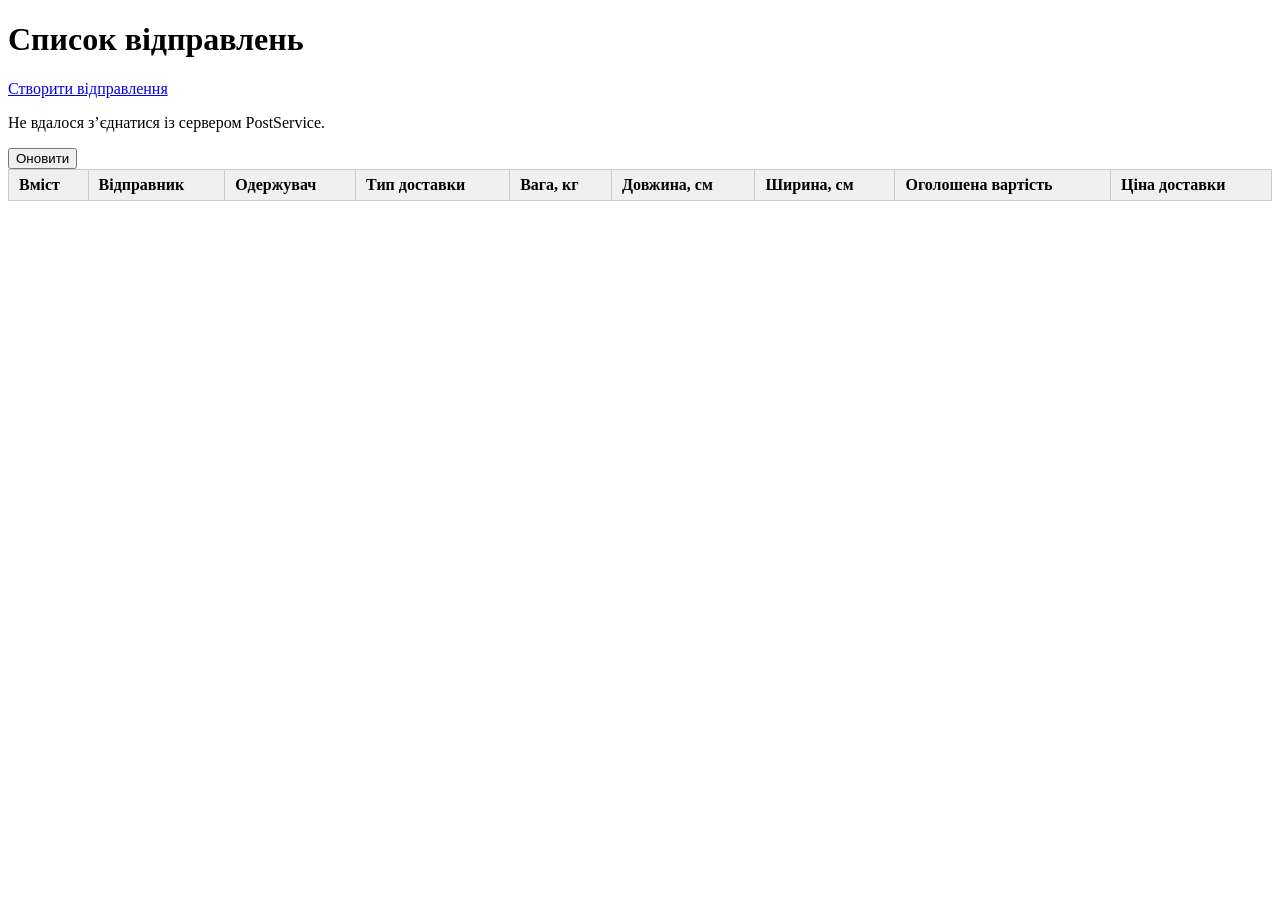
<file: пр26-27/postings.html>
<!doctype html>
<html lang="uk">
    <head>
        <meta charset="UTF-8" />
        <meta name="viewport" content="width=device-width, initial-scale=1" />
        <title>Поштові відправлення</title>
        <style>
            th,
            td {
                border: 1px solid #ccc;
                padding: 6px 10px;
                text-align: left;
            }
            th {
                background-color: #f0f0f0;
            }
        </style>
    </head>
    <body>
        <h1>Список відправлень</h1>
        <p><a href="index.html">Створити відправлення</a></p>
        <p id="status" role="status"></p>
        <button onclick="refresh()">Оновити</button>
        <table style="border-collapse: collapse; width: 100%; border: 1px solid #ccc">
            <thead id="table-header">
                <tr>
                    <th x-column="content">Вміст</th>
                    <th x-column="from">Відправник</th>
                    <th x-column="to">Одержувач</th>
                    <th x-column="deliveryType">Тип доставки</th>
                    <th x-column="weight">Вага, кг</th>
                    <th x-column="depth">Довжина, см</th>
                    <th x-column="width">Ширина, см</th>
                    <th x-column="value">Оголошена вартість</th>
                    <th x-column="price">Ціна доставки</th>
                </tr>
            </thead>
            <tbody id="postings"></tbody>
        </table>
        <script src="postings.js"></script>
    </body>
</html>
</file>
<file: PostService.Web/style.css>
:root {
    --primary: #3459dc;
    --pale: #eef2ff;
    --text: #202b42;
    --muted: #788297;
    --border: #e5e9f1;
    --bg: #f6f8fc;
    --danger: #dd4454
}
* {
    box-sizing: border-box
}

body {
    margin: 0;
    min-height: 100vh;
    background: var(--bg);
    color: var(--text);
    font: 14px/1.5 Arial,Helvetica,sans-serif;
    display: flex;
    flex-direction: column
}

a {
    color: inherit;
    text-decoration: none
}

button,input,select {
    font: inherit
}

button {
    cursor: pointer
}

button:disabled {
    opacity: .45;
    cursor: default
}

[hidden] {
    display: none!important
}

.icon {
    width: 20px;
    height: 20px;
    flex: none;
    vertical-align: middle
}
.site-header {
    height: 76px;
    padding: 0 max(28px,calc((100vw - 1240px)/2));
    background: white;
    border-bottom: 1px solid var(--border);
    display: flex;
    align-items: center;
    gap: 72px
}

.brand {
    display: flex;
    align-items: center;
    gap: 10px;
    font-size: 23px;
    font-weight: 700;
    letter-spacing: -.6px
}

.brand>.icon {
    width: 30px;
    height: 30px;
    padding: 5px;
    border-radius: 9px;
    background: var(--primary);
    color: white
}

.desktop-nav {
    height: 100%;
    display: flex;
    gap: 32px
}

.desktop-nav a {
    display: flex;
    align-items: center;
    position: relative;
    color: var(--muted)
}

.desktop-nav .icon {
    display: none
}

.desktop-nav a[aria-current] {
    color: var(--primary);
    font-weight: 600
}

.desktop-nav a[aria-current]:after {
    content: "";
    position: absolute;
    bottom: 0;
    left: 0;
    right: 0;
    height: 3px;
    background: var(--primary)
}
.page {
    width: min(1240px,calc(100% - 56px));
    margin: 38px auto 56px;
    flex: 1
}

.page-heading {
    display: flex;
    align-items: center;
    justify-content: space-between;
    gap: 16px;
    margin-bottom: 26px
}

h1 {
    font-size: 25px;
    line-height: 1.3;
    letter-spacing: -.5px;
    margin: 0
}

h1 .icon {
    width: 25px;
    height: 25px;
    margin-right: 12px;
    color: var(--primary)
}

h2 {
    font-size: 19px;
    margin: 0 0 16px
}

h3 {
    font-size: 15px;
    margin-top: 26px
}

.panel {
    background: white;
    border: 1px solid var(--border);
    border-radius: 12px;
    box-shadow: 0 3px 12px #24345104
}
.btn {
    display: inline-flex;
    align-items: center;
    justify-content: center;
    gap: 8px;
    min-height: 40px;
    padding: 9px 16px;
    border: 1px solid transparent;
    border-radius: 7px;
    background: white;
    font-size: 13px;
    font-weight: 600;
    white-space: nowrap
}

.btn .icon {
    width: 17px;
    height: 17px
}

.btn-primary {
    background: var(--primary);
    color: white
}

.btn-primary:hover {
    background: #2644b7
}

.btn-outline {
    border-color: var(--border);
    color: #566078
}

.btn-outline:hover:not(:disabled) {
    background: var(--bg)
}

.btn-danger {
    background: var(--danger);
    color: white
}

.btn-danger-outline {
    color: var(--danger)
}

.icon-button {
    border: 0;
    background: transparent;
    color: var(--muted);
    width: 40px;
    height: 40px;
    display: inline-flex;
    align-items: center;
    justify-content: center;
    border-radius: 7px
}

.icon-button:hover {
    background: var(--pale);
    color: var(--primary)
}
.toolbar {
    display: flex;
    align-items: center;
    gap: 16px;
    padding: 20px 22px
}

.toolbar-actions {
    display: flex;
    align-items: center;
    gap: 8px;
    margin-left: auto
}

.search-box {
    display: flex;
    align-items: center;
    gap: 10px;
    min-width: 180px;
    max-width: 350px;
    flex: 1;
    border: 1px solid var(--border);
    border-radius: 7px;
    padding: 0 12px;
    color: var(--muted);
    background: white
}

.search-box input {
    border: 0;
    outline: none;
    width: 100%;
    min-width: 0;
    padding: 11px 0;
    background: transparent;
    font-size: 13px
}

.search-box:focus-within {
    border-color: var(--primary)
}

.table-scroll {
    overflow-x: auto
}

table {
    width: 100%;
    border-collapse: collapse;
    text-align: left;
    white-space: nowrap
}

th {
    background: #f8f9fd;
    font-size: 11px;
    font-weight: 600;
    color: var(--muted);
    padding: 14px 18px;
    border-block: 1px solid var(--border)
}

td {
    padding: 18px;
    font-size: 13px;
    border-bottom: 1px solid var(--border);
    max-width: 240px;
    overflow: hidden;
    text-overflow: ellipsis
}

th:first-child,td:first-child {
    padding-left: 24px
}

tbody tr {
    cursor: pointer
}

tbody tr:hover {
    background: #f8faff
}

tbody tr.selected {
    background: var(--pale)
}

td:first-child {
    color: var(--muted);
    font-weight: 600
}

td:last-child {
    font-weight: 600
}

.delivery-badge {
    display: inline-block;
    padding: 3px 9px;
    font-size: 11px;
    border-radius: 5px;
    background: #edf3ff;
    color: #4671c6
}

.delivery-badge.courier {
    background: #fff4e5;
    color: #b8852d
}

.delivery-badge.express {
    background: #f0ebff;
    color: #8b62c1
}

.status {
    color: var(--muted);
    font-size: 13px;
    margin: 0 22px 12px
}

.status:empty {
    display: none
}

.list-summary {
    padding: 18px 24px;
    color: var(--muted);
    font-size: 12px
}

.posting-cards {
    display: none
}

.mobile-label {
    display: none
}
.site-footer {
    display: flex;
    justify-content: center;
    gap: 20px;
    color: #8b94a6;
    font-size: 12px;
    padding: 20px 28px;
    border-top: 1px solid var(--border);
    background: white
}

.site-footer span+span {
    border-left: 1px solid var(--border);
    padding-left: 20px
}

.mobile-nav {
    display: none
}

.back-link {
    display: inline-flex;
    align-items: center;
    gap: 7px;
    font-size: 13px;
    color: var(--muted);
    margin-bottom: 20px
}

.back-link .icon {
    width: 16px;
    height: 16px
}
.edit-page {
    max-width: 880px
}

.form-panel {
    padding: 30px 36px
}

.form-heading {
    margin-bottom: 26px
}

.breadcrumb {
    font-size: 12px;
    color: var(--muted);
    display: block;
    margin-bottom: 16px
}

.breadcrumb span {
    margin: 0 9px;
    color: #c1c6d0
}

.form-heading h1 {
    font-size: 24px;
    margin-bottom: 7px
}

.form-heading p {
    margin: 0;
    color: var(--muted);
    font-size: 13px
}

.form-group {
    min-width: 0;
    margin-bottom: 20px
}

.form-group label {
    display: block;
    font-size: 12px;
    font-weight: 600;
    margin-bottom: 7px
}

.form-group input,.form-group select {
    height: 43px;
    width: 100%;
    padding: 10px 12px;
    background: white;
    border: 1px solid #dfe4ed;
    border-radius: 7px;
    color: var(--text);
    outline: none
}

.form-group input::placeholder {
    color: #a3aaba;
    font-size: 12px
}

.form-group input:focus,.form-group select:focus {
    border-color: var(--primary);
    box-shadow: 0 0 0 3px #3459dc14
}

.form-grid {
    display: grid;
    gap: 18px
}

.form-grid.two {
    grid-template-columns: 1fr 1fr
}

.form-grid.four {
    grid-template-columns: repeat(4,1fr)
}

.dimensions {
    border: 0;
    border-top: 1px solid var(--border);
    padding: 20px 0 0;
    margin: 4px 0 0;
    min-width: 0
}

.dimensions legend {
    padding-right: 12px;
    color: var(--muted);
    font-weight: 600;
    font-size: 12px
}

.btn-row {
    display: flex;
    justify-content: flex-end;
    gap: 12px;
    border-top: 1px solid var(--border);
    padding-top: 24px;
    margin-top: 26px
}

.error-msg {
    display: none;
    color: var(--danger);
    font-size: 12px;
    margin-top: 6px;
    white-space: pre-line
}

.error-msg.visible {
    display: block
}

.form-group .invalid {
    border-color: var(--danger);
    background: #fffafa
}
.modal-overlay {
    position: fixed;
    inset: 0;
    z-index: 100;
    background: #111b3780;
    backdrop-filter: blur(3px);
    display: flex;
    align-items: center;
    justify-content: center;
    padding: 24px
}

.modal {
    width: min(540px,100%);
    background: white;
    border-radius: 15px;
    box-shadow: 0 24px 80px #101c4040;
    padding: 28px
}

.modal-heading {
    display: flex;
    align-items: center;
    gap: 12px;
    justify-content: space-between;
    margin-bottom: 16px
}

.modal-heading h2 {
    font-size: 19px;
    margin: 0;
    display: flex;
    align-items: center;
    gap: 10px
}

.modal-heading h2 .icon {
    color: #e9a23a;
    width: 24px;
    height: 24px
}

.modal>p {
    font-size: 14px;
    color: #667087;
    margin: 0 0 24px
}

.delete-record {
    background: #f7f9fc;
    border: 1px solid var(--border);
    border-radius: 8px;
    padding: 18px;
    margin: 20px 0
}

.eyebrow {
    display: block;
    font-size: 10px;
    font-weight: 700;
    letter-spacing: 1px;
    color: #8c96aa;
    margin-bottom: 18px
}

.delete-record-grid {
    display: grid;
    grid-template-columns: 1fr 1fr;
    gap: 20px
}

.delete-record-grid strong,.delete-record-grid .muted {
    display: block
}

.muted {
    font-size: 12px;
    color: var(--muted);
    margin-bottom: 5px
}

.delete-record-grid strong {
    font-size: 14px;
    overflow-wrap: anywhere
}

.modal .modal-note {
    font-size: 12px;
    line-height: 1.7
}

.modal-buttons {
    display: flex;
    justify-content: flex-end;
    gap: 12px;
    border-top: 1px solid var(--border);
    padding-top: 20px
}
.welcome {
    text-align: center;
    border-radius: 12px;
    background: white;
    border: 1px solid var(--border);
    padding: 44px 24px
}

.welcome-icon,.app-emblem {
    display: flex;
    align-items: center;
    justify-content: center;
    background: var(--pale);
    color: var(--primary);
    border-radius: 18px;
    width: 72px;
    height: 72px;
    margin: 0 auto 20px
}

.welcome-icon .icon,.app-emblem .icon {
    width: 38px;
    height: 38px
}

.welcome h2 {
    font-size: 30px;
    margin-bottom: 8px
}

.welcome p {
    color: var(--muted);
    margin: 0 0 24px
}

.home-grid {
    display: grid;
    grid-template-columns: 1fr 1fr;
    gap: 24px;
    margin-top: 24px
}

.home-card {
    background: white;
    border: 1px solid var(--border);
    border-radius: 12px;
    padding: 24px
}

.home-card:hover {
    border-color: #b8c7f5
}

.home-card h2 {
    margin: 14px 0 6px;
    font-size: 17px
}

.home-card p {
    color: var(--muted);
    margin: 0;
    font-size: 13px
}

.tile-icon {
    display: inline-flex;
    align-items: center;
    justify-content: center;
    padding: 10px;
    border-radius: 10px;
    color: var(--primary);
    background: var(--pale)
}

.about-page {
    max-width: 900px
}

.about-intro {
    text-align: center;
    padding: 36px 24px;
    margin-bottom: 24px
}

.about-intro h2 {
    font-size: 28px;
    margin-bottom: 8px
}

.about-intro p {
    color: var(--muted)
}

.version-badge {
    display: inline-block;
    background: var(--pale);
    color: var(--primary);
    font-size: 12px;
    padding: 4px 12px;
    border-radius: 20px
}

.about-copy {
    padding: 28px 32px
}

.about-copy p {
    color: var(--muted);
    line-height: 1.8
}

.about-copy .btn {
    margin-top: 10px
}

:focus-visible {
    outline: 3px solid #7c9bff;
    outline-offset: 3px
}
@media(max-width:1050px) {
    .site-header {
        gap: 40px
    }

    .toolbar {
        flex-wrap: wrap
    }

    .search-box {
        max-width: none
    }

    .toolbar-actions {
        flex-wrap: wrap
    }

    .toolbar-actions .btn {
        padding: 9px 12px
    }

    td,th {
        padding: 14px
    }

}
@media(max-width:640px) {
    body {
        padding-bottom: 76px
    }

    .site-header {
        height: 64px;
        padding: 0 20px;
        gap: 0
    }

    .brand {
        font-size: 21px
    }

    .brand>.icon {
        width: 28px;
        height: 28px
    }

    .desktop-nav {
        display: none
    }

    .page {
        width: calc(100% - 32px);
        margin: 24px auto 28px
    }

    .page-heading {
        margin-bottom: 20px;
        gap: 8px
    }

    h1 {
        font-size: 21px;
        letter-spacing: -.4px
    }

    h1 .icon {
        display: none
    }

    .page-heading>.icon-button {
        width: 30px
    }

    .site-footer {
        display: none
    }

    .mobile-nav {
        display: flex;
        position: fixed;
        z-index: 50;
        bottom: 0;
        left: 0;
        right: 0;
        justify-content: space-around;
        background: white;
        border-top: 1px solid var(--border);
        padding: 10px 8px max(10px,env(safe-area-inset-bottom));
        min-height: 72px
    }

    .mobile-nav a {
        display: flex;
        flex: 1;
        flex-direction: column;
        align-items: center;
        gap: 5px;
        color: #969eb0;
        font-size: 10px
    }

    .mobile-nav a .icon {
        width: 22px;
        height: 22px
    }

    .mobile-nav a[aria-current] {
        color: var(--primary);
        font-weight: 600
    }

    .mobile-nav a[href="postings.html"] {
        order: -1
    }

    .list-panel {
        background: transparent;
        border: 0;
        box-shadow: none
    }

    .toolbar {
        padding: 0;
        flex-direction: column;
        align-items: stretch;
        gap: 14px
    }

    .search-box {
        padding: 0 12px;
        min-height: 45px
    }

    .toolbar-actions {
        margin: 0;
        display: block
    }

    .toolbar-actions>#btnEdit,.toolbar-actions>#btnDelete {
        display: none
    }

    #btnCreate {
        width: 100%;
        min-height: 46px
    }

    .table-scroll {
        display: none
    }

    .posting-cards {
        display: grid;
        gap: 14px;
        margin-top: 18px
    }

    .posting-card {
        padding: 18px;
        background: white;
        border: 1px solid var(--border);
        border-radius: 12px
    }

    .card-heading {
        display: flex;
        align-items: center;
        justify-content: space-between;
        gap: 10px;
        margin-bottom: 12px
    }

    .card-id {
        font-size: 13px;
        font-weight: 700;
        color: var(--primary)
    }

    .card-route {
        font-size: 14px;
        font-weight: 600;
        margin: 0 0 10px;
        overflow-wrap: anywhere
    }

    .card-recipient {
        font-size: 12px;
        color: var(--muted);
        margin: 0 0 7px;
        overflow-wrap: anywhere
    }

    .card-meta {
        font-size: 12px;
        color: #707b91;
        margin: 0;
        overflow-wrap: anywhere
    }

    .card-actions {
        display: flex;
        gap: 10px;
        border-top: 1px solid var(--border);
        margin-top: 14px;
        padding-top: 12px
    }

    .card-actions .btn {
        min-height: 34px;
        padding: 5px 10px;
        font-size: 11px;
        flex: 1
    }

    .list-summary {
        padding: 18px 0 0;
        font-size: 11px
    }

    .status {
        margin: 12px 0 0
    }

    .form-panel {
        padding: 22px 18px
    }

    .edit-page {
        margin-top: 18px
    }

    .back-link {
        font-size: 12px;
        margin-bottom: 18px
    }

    .breadcrumb {
        display: none
    }

    .form-heading {
        margin-bottom: 24px
    }

    .form-heading h1 {
        font-size: 22px
    }

    .form-heading p {
        font-size: 12px
    }

    .form-grid {
        gap: 12px
    }

    .form-grid.four {
        grid-template-columns: 1fr 1fr
    }

    .form-group {
        margin-bottom: 18px
    }

    .form-group input,.form-group select {
        height: 45px
    }

    .btn-row {
        flex-direction: column-reverse;
        gap: 10px;
        padding-top: 20px;
        margin-top: 18px
    }

    .btn-row .btn {
        width: 100%;
        min-height: 45px
    }

    .modal-overlay {
        padding: 20px
    }

    .modal {
        padding: 22px;
        max-height: calc(100dvh - 40px);
        overflow-y: auto
    }

    .modal-heading h2 {
        font-size: 19px;
        line-height: 1.4
    }

    .modal-heading h2 .icon {
        display: none
    }

    .modal>p {
        font-size: 13px
    }

    .delete-record-grid {
        gap: 12px
    }

    .delete-record-grid strong {
        font-size: 12px
    }

    .modal-buttons {
        flex-direction: column-reverse
    }

    .modal-buttons .btn {
        width: 100%;
        min-height: 44px
    }

    .welcome {
        padding: 28px 18px
    }

    .welcome h2 {
        font-size: 25px
    }

    .welcome .btn {
        width: 100%
    }

    .home-grid {
        gap: 14px;
        grid-template-columns: 1fr;
        margin-top: 16px
    }

    .home-card {
        padding: 20px
    }

    .about-intro {
        padding: 30px 18px
    }

    .about-copy {
        padding: 22px
    }

    .about-copy h2 {
        font-size: 17px
    }

}

.toast {
    position: fixed;
    top: 88px;
    right: 24px;
    z-index: 200;
    max-width: min(420px,calc(100vw - 32px));
    padding: 16px 20px;
    border: 1px solid var(--border);
    border-left: 4px solid var(--primary);
    border-radius: 10px;
    background: white;
    box-shadow: 0 8px 32px #202b4226;
    color: var(--text);
    overflow-wrap: anywhere
}
.toast-title {
    display: block;
    font-size: 14px
}

.toast-body {
    margin: 6px 0 0;
    color: var(--muted);
    font-size: 13px;
    white-space: pre-line
}
.toast-success {
    border-left-color: #2b916b
}

.toast-warning {
    border-left-color: #d59c2e
}

.toast-error {
    border-left-color: var(--danger)
}
@media(max-width:640px) {
    .toast {
        top: 74px;
        right: 16px;
        left: 16px;
        max-width: none;
        padding: 14px 16px
    }

}
</file>
<file: PostService.Web/desktop.css>
.desktop-only,
.desktop-brand-icon {
    display: none !important;
}

@media (min-width: 641px) {
    body {
        background: #f7f8fd;
        color: #112238;
        font:
            14px Arial,
            sans-serif;
    }

    .desktop-only {
        display: block !important;
    }

    .btn.desktop-only {
        display: inline-flex !important;
    }

    .site-header {
        height: 42px;
        min-height: 42px;
        padding: 0 max(60px, calc((100% - 1108px) / 2));
        border-color: #c4ccdc;
        gap: 18px;
    }

    .brand {
        color: #0052ce;
        font-size: 14px;
        font-weight: 400;
        letter-spacing: normal;
        gap: 5px;
    }

    .brand > .icon {
        display: none;
    }

    .desktop-brand-icon {
        display: block !important;
        width: 18px;
        height: 18px;
    }

    .desktop-nav {
        height: auto;
        gap: 3px;
    }

    .desktop-nav a {
        padding: 6px;
        color: #343a50;
        font-size: 11px;
    }

    .desktop-nav a[aria-current] {
        border-radius: 3px;
        background: #e5edff;
        color: #0052ce;
    }

    .desktop-nav a[aria-current]::after {
        display: none;
    }

    .page {
        width: min(1108px, calc(100% - 120px));
        margin: 20px auto 56px;
    }

    .site-footer {
        flex-shrink: 0;
        min-height: 40px;
        justify-content: flex-start;
        gap: 8px;
        padding: 12px max(60px, calc((100% - 1108px) / 2));
        border-color: #c4ccdc;
        color: #50566a;
        font-size: 9px;
        line-height: 14px;
    }

    .site-footer span + span {
        padding-left: 8px;
        border-color: #c4ccdc;
    }

    .home-page > :not(.desktop-only),
    .about-page > :not(.desktop-only) {
        display: none;
    }

    .page.home-page {
        display: flex;
        align-items: stretch;
        justify-content: center;
        flex-direction: column;
        margin-top: 0;
        margin-bottom: 0;
        padding-bottom: 20px;
    }

    .operator-panel {
        padding: 40px 24px 24px;
        background: white;
        border: 1px solid #eff1f8;
        border-radius: 4px;
    }

    .operator-panel h1 {
        margin: 0 0 4px;
        font-size: 23px;
        line-height: 28px;
        letter-spacing: -0.7px;
    }

    .operator-panel p {
        margin: 0 0 36px;
        color: #50566a;
        font-size: 12px;
    }

    .operator-actions {
        display: flex;
        gap: 12px;
    }

    .operator-panel .btn,
    .application-actions .btn {
        min-height: 30px;
        padding: 7px 16px;
        border-radius: 3px;
        font-size: 11px;
        font-weight: 400;
    }

    .btn-primary {
        background: #0052ce;
        color: white;
    }

    .btn-secondary {
        background: #e5edff;
        color: #112238;
    }

    .reference-icon {
        width: 14px;
        height: 14px;
        flex: none;
    }

    .btn-primary .reference-icon {
        filter: brightness(0) invert(1);
    }

    .page.about-page {
        max-width: 1108px;
    }

    .desktop-breadcrumb {
        margin: 0 0 14px;
        color: #343a50;
        font-size: 10px;
    }

    .desktop-about > h1 {
        margin: 0 0 4px;
        font-size: 18px;
        font-weight: 600;
        line-height: 22px;
        letter-spacing: -0.4px;
    }

    .desktop-intro {
        margin: 0 0 18px;
        color: #50566a;
        font-size: 12px;
    }

    .application-card {
        width: min(620px, 100%);
        border: 1px solid #c4ccdc;
        border-radius: 2px;
        background: white;
        overflow: hidden;
    }

    .application-heading {
        display: flex;
        align-items: center;
        gap: 6px;
        padding: 11px 18px;
        border-bottom: 1px solid #ccd3df;
        background: #eef3ff;
    }

    .application-icon {
        display: flex;
        width: 30px;
        height: 30px;
        align-items: center;
        justify-content: center;
        background: #0052ce;
        border-radius: 1px;
    }

    .application-icon img {
        width: 20px;
        height: 20px;
        filter: brightness(0) invert(1);
    }

    .application-title {
        display: flex;
        align-items: center;
        gap: 10px;
        font-size: 13px;
    }

    .application-version {
        padding: 2px 5px;
        border-radius: 2px;
        background: #dce3f2;
        color: #50566a;
        font-size: 10px;
    }

    .application-heading p {
        margin: 2px 0 0;
        color: #50566a;
        font-size: 10px;
    }

    .application-description {
        padding: 18px;
    }

    .application-description h2 {
        margin: 0 0 5px;
        color: #50566a;
        font-size: 11px;
        font-weight: 400;
        letter-spacing: 0.5px;
        text-transform: uppercase;
    }

    .application-description p {
        margin: 0;
        padding: 10px 12px;
        border: 1px solid #ccd3df;
        background: #eef3ff;
        font-size: 11px;
        line-height: 18px;
    }

    .application-actions {
        display: flex;
        justify-content: flex-end;
        padding: 10px 18px;
        border-top: 1px solid #ccd3df;
        background: #eef3ff;
    }

    .details-back {
        display: inline-flex;
        align-items: center;
        gap: 4px;
        padding: 5px 8px;
        border-radius: 3px;
        background: white;
        color: #0052ce;
        font-size: 11px;
    }

    .details-page > h1 {
        margin: 10px 0 18px;
        font-size: 23px;
        line-height: 28px;
    }

    .party-grid {
        display: grid;
        grid-template-columns: 1fr 1fr;
        gap: 12px;
    }

    .party-card {
        display: flex;
        flex-direction: column;
        min-height: 190px;
        padding: 12px;
        border-radius: 6px;
        background: white;
    }

    .party-card h2,
    .parcel-card h2 {
        display: flex;
        align-items: center;
        gap: 4px;
        margin: 0 0 12px;
        font-size: 12px;
        font-weight: 500;
    }

    .party-card > strong {
        font-size: 12px;
        overflow-wrap: anywhere;
    }

    .detail-label {
        margin-bottom: 4px;
        color: #343a50;
        font-size: 10px;
    }

    .detail-note {
        margin-top: auto;
        padding: 5px;
        border-radius: 2px;
        background: #eef3ff;
        font-size: 10px;
        line-height: 13px;
    }

    .detail-note span,
    .detail-note strong {
        display: block;
        font-weight: 400;
    }

    .recipient-note strong {
        color: #00822f;
        font-weight: 600;
    }

    .parcel-card {
        margin-top: 12px;
        padding: 12px;
        border-radius: 6px;
        background: white;
    }

    .parcel-properties {
        display: grid;
        grid-template-columns: 1fr 1fr;
        gap: 6px 18px;
        margin: 0 0 6px;
    }

    .parcel-properties > div {
        display: flex;
        align-items: center;
        justify-content: space-between;
        gap: 12px;
        padding: 7px 9px;
        border-radius: 2px;
        background: #eef3ff;
        font-size: 11px;
    }

    .parcel-properties dt {
        color: #343a50;
    }

    .parcel-properties dd {
        margin: 0;
        text-align: right;
        font-weight: 600;
        overflow-wrap: anywhere;
    }

    .delivery-total {
        display: flex;
        align-items: center;
        justify-content: space-between;
        gap: 16px;
        padding: 10px 9px;
        border-radius: 2px;
        background: #e5edff;
        font-size: 11px;
    }

    .delivery-total strong {
        color: #0052ce;
        font-size: 16px;
    }
}
</file>
<file: пр26-27/style.css>
* {
    box-sizing: border-box;
}
body {
    margin: 0;
    min-height: 100vh;
    display: flex;
    flex-direction: column;
    font: 14px Arial, sans-serif;
    color: #112238;
    background: #f7f8fd;
}
a {
    color: inherit;
    text-decoration: none;
}
.site-header {
    background: white;
    border-bottom: 1px solid #c4ccdc;
}
.header-inner {
    max-width: 1108px;
    min-height: 56px;
    margin: auto;
    display: flex;
    align-items: center;
    gap: 24px;
}
.brand {
    color: #0052ce;
    font-size: 16px;
    font-weight: 700;
}
nav {
    display: flex;
    gap: 4px;
}
nav a {
    padding: 9px;
    color: #42475b;
}
nav .active {
    background: #e5edff;
    color: #0052ce;
    border-radius: 3px;
    font-weight: 600;
}
main {
    width: min(840px, calc(100% - 32px));
    margin: 24px auto 56px;
    flex: 1;
}
.breadcrumb, .intro, .hint {
    font-size: 12px;
    color: #50566a;
}
.breadcrumb {
    margin: 0 0 8px;
}
h1 {
    font-size: 25px;
    letter-spacing: -0.7px;
    margin: 0 0 5px;
}
.intro {
    margin: 0 0 25px;
}
#formStatus:empty {
    display: none;
}
#formStatus {
    color: #b42318;
}
form {
    border: 1px solid #ccd3df;
    background: white;
    border-radius: 2px;
    box-shadow: 0 1px 2px #13233808;
}
.form-body {
    padding: 26px 24px 24px;
}
.form-group {
    margin-bottom: 27px;
    min-width: 0;
}
label {
    display: block;
    font-weight: 600;
    margin-bottom: 8px;
}
.required {
    color: #c82323;
}
input, select, textarea {
    width: 100%;
    border: 1px solid #ccd3df;
    border-radius: 1px;
    background: white;
    color: #112238;
    font: inherit;
    padding: 10px 12px;
    min-height: 40px;
}
input::placeholder, textarea::placeholder {
    color: #858b9e;
}
input:focus, select:focus, textarea:focus {
    outline: 2px solid #a9c6ff;
    outline-offset: 1px;
    border-color: #3975da;
}
.hint {
    margin: 7px 0 0;
    line-height: 1.4;
}
.two-columns {
    display: grid;
    grid-template-columns: 1fr 1fr;
    gap: 16px;
}
fieldset {
    padding: 0;
    margin: 0 0 25px;
    border: 0;
    min-width: 0;
}
legend {
    font-weight: 600;
    margin-bottom: 10px;
}
.dimensions {
    display: grid;
    grid-template-columns: repeat(4, 1fr);
    gap: 16px;
}
.dimensions .form-group, .description {
    margin-bottom: 0;
}
.dimensions label {
    color: #50566a;
    font-size: 12px;
    font-weight: 400;
    margin-bottom: 6px;
}
textarea {
    min-height: 86px;
    resize: vertical;
}
.btn-row {
    display: flex;
    justify-content: flex-end;
    gap: 8px;
    background: #eef3ff;
    border-top: 1px solid #ccd3df;
    padding: 16px 24px;
}
button {
    font: inherit;
    padding: 9px 17px;
    border: 1px solid #ccd3df;
    border-radius: 2px;
    background: white;
    color: #505e73;
    cursor: pointer;
}
#btnSave {
    background: #2765cd;
    border-color: #2765cd;
    color: white;
}
button:hover {
    filter: brightness(0.95);
}
button:disabled {
    opacity: 0.5;
    cursor: wait;
}
.invalid {
    border-color: #c82323;
    background: #fff8f8;
}
.error-msg {
    display: none;
    color: #b42318;
    font-size: 12px;
    margin-top: 6px;
}
.error-msg.visible {
    display: block;
}
footer {
    border-top: 1px solid #c4ccdc;
    background: white;
    color: #50566a;
    font-size: 12px;
    padding: 17px 24px;
}
footer div {
    max-width: 1108px;
    margin: auto;
}
@media (max-width: 700px) {
    .header-inner {
        padding: 12px 16px;
        flex-wrap: wrap;
        gap: 8px;
    }
    nav {
        flex-wrap: wrap;
    }
    .dimensions {
        grid-template-columns: 1fr 1fr;
    }
    .form-body {
        padding: 20px 16px;
    }
    h1 {
        font-size: 23px;
    }
}
@media (max-width: 420px) {
    .two-columns {
        grid-template-columns: 1fr;
        gap: 0;
    }
    .btn-row {
        padding: 16px;
    }
}
</file>
<file: PostService.Web/edit.css>
.form-group textarea {
    width: 100%;
    height: 43px;
    padding: 10px 12px;
    border: 1px solid #dfe4ed;
    border-radius: 7px;
    background: white;
    color: var(--text);
    font: inherit;
    outline: none;
    resize: none;
    vertical-align: top;
}
.form-group textarea::placeholder {
    color: #a3aaba;
    font-size: 12px;
}
.form-group textarea:focus {
    border-color: var(--primary);
    box-shadow: 0 0 0 3px #3459dc14;
}
.hint,
.desktop-save-label {
    display: none;
}
@media (max-width: 640px) {
    .form-group textarea {
        height: 45px;
    }
}
@media (min-width: 641px) {
    body {
        background: #f7f8fd;
        color: #112238;
        font:
            14px Arial,
            sans-serif;
    }
    .brand > .icon,
    .back-link,
    .btn-row .icon,
    .mobile-save-label {
        display: none;
    }
    .page.edit-page {
        width: min(840px, calc(100% - 32px));
        max-width: 840px;
        margin: 24px auto 56px;
    }
    .panel.form-panel {
        padding: 0;
        border: 0;
        border-radius: 0;
        background: transparent;
        box-shadow: none;
    }
    .form-heading {
        margin-bottom: 25px;
    }
    .breadcrumb {
        margin: 0 0 8px;
        color: #50566a;
    }
    .breadcrumb span {
        margin: 0;
        color: inherit;
    }
    .form-heading h1 {
        margin: 0 0 5px;
        font-size: 25px;
        letter-spacing: -0.7px;
        line-height: normal;
    }
    .form-heading p {
        color: #50566a;
        font-size: 12px;
    }
    #editForm {
        border: 1px solid #ccd3df;
        border-radius: 2px;
        background: white;
        box-shadow: 0 1px 2px #13233808;
    }
    .form-body {
        padding: 26px 24px 24px;
    }
    .form-group {
        margin-bottom: 27px;
    }
    .form-group label {
        margin-bottom: 8px;
        font-size: 14px;
    }
    .form-group input,
    .form-group select,
    .form-group textarea {
        height: 40px;
        min-height: 40px;
        border: 1px solid #ccd3df;
        border-radius: 1px;
        color: #112238;
        font: inherit;
    }
    .form-group input::placeholder,
    .form-group textarea::placeholder {
        color: #858b9e;
        font-size: inherit;
    }
    .form-group input:focus,
    .form-group select:focus,
    .form-group textarea:focus {
        border-color: #3975da;
        outline: 2px solid #a9c6ff;
        outline-offset: 1px;
        box-shadow: none;
    }
    .hint {
        display: block;
        margin: 7px 0 0;
        color: #50566a;
        font-size: 12px;
        line-height: 1.4;
    }
    .form-grid {
        gap: 16px;
    }
    .dimensions {
        border: 0;
        padding: 0;
        margin: 0 0 25px;
    }
    .dimensions legend {
        margin-bottom: 10px;
        padding: 0;
        color: #112238;
        font-size: 14px;
    }
    .dimensions .form-group,
    .form-body > .form-group:last-child {
        margin-bottom: 0;
    }
    .dimensions label {
        margin-bottom: 6px;
        color: #50566a;
        font-size: 12px;
        font-weight: 400;
    }
    .form-group textarea {
        height: 86px;
        min-height: 86px;
        resize: vertical;
    }
    .btn-row {
        gap: 8px;
        margin: 0;
        padding: 16px 24px;
        border-color: #ccd3df;
        background: #eef3ff;
    }
    .btn-row .btn {
        border: 1px solid #ccd3df;
        border-radius: 2px;
        color: #505e73;
        font: inherit;
    }
    #btnSave {
        border-color: #2765cd;
        background: #2765cd;
        color: white;
    }
    .desktop-save-label {
        display: inline;
    }
    .form-group .invalid {
        border-color: #c82323;
        background: #fff8f8;
    }
}
@media (min-width: 641px) and (max-width: 700px) {
    .dimensions .form-grid.four {
        grid-template-columns: 1fr 1fr;
    }
    .form-body {
        padding: 20px 16px;
    }
}
</file>
